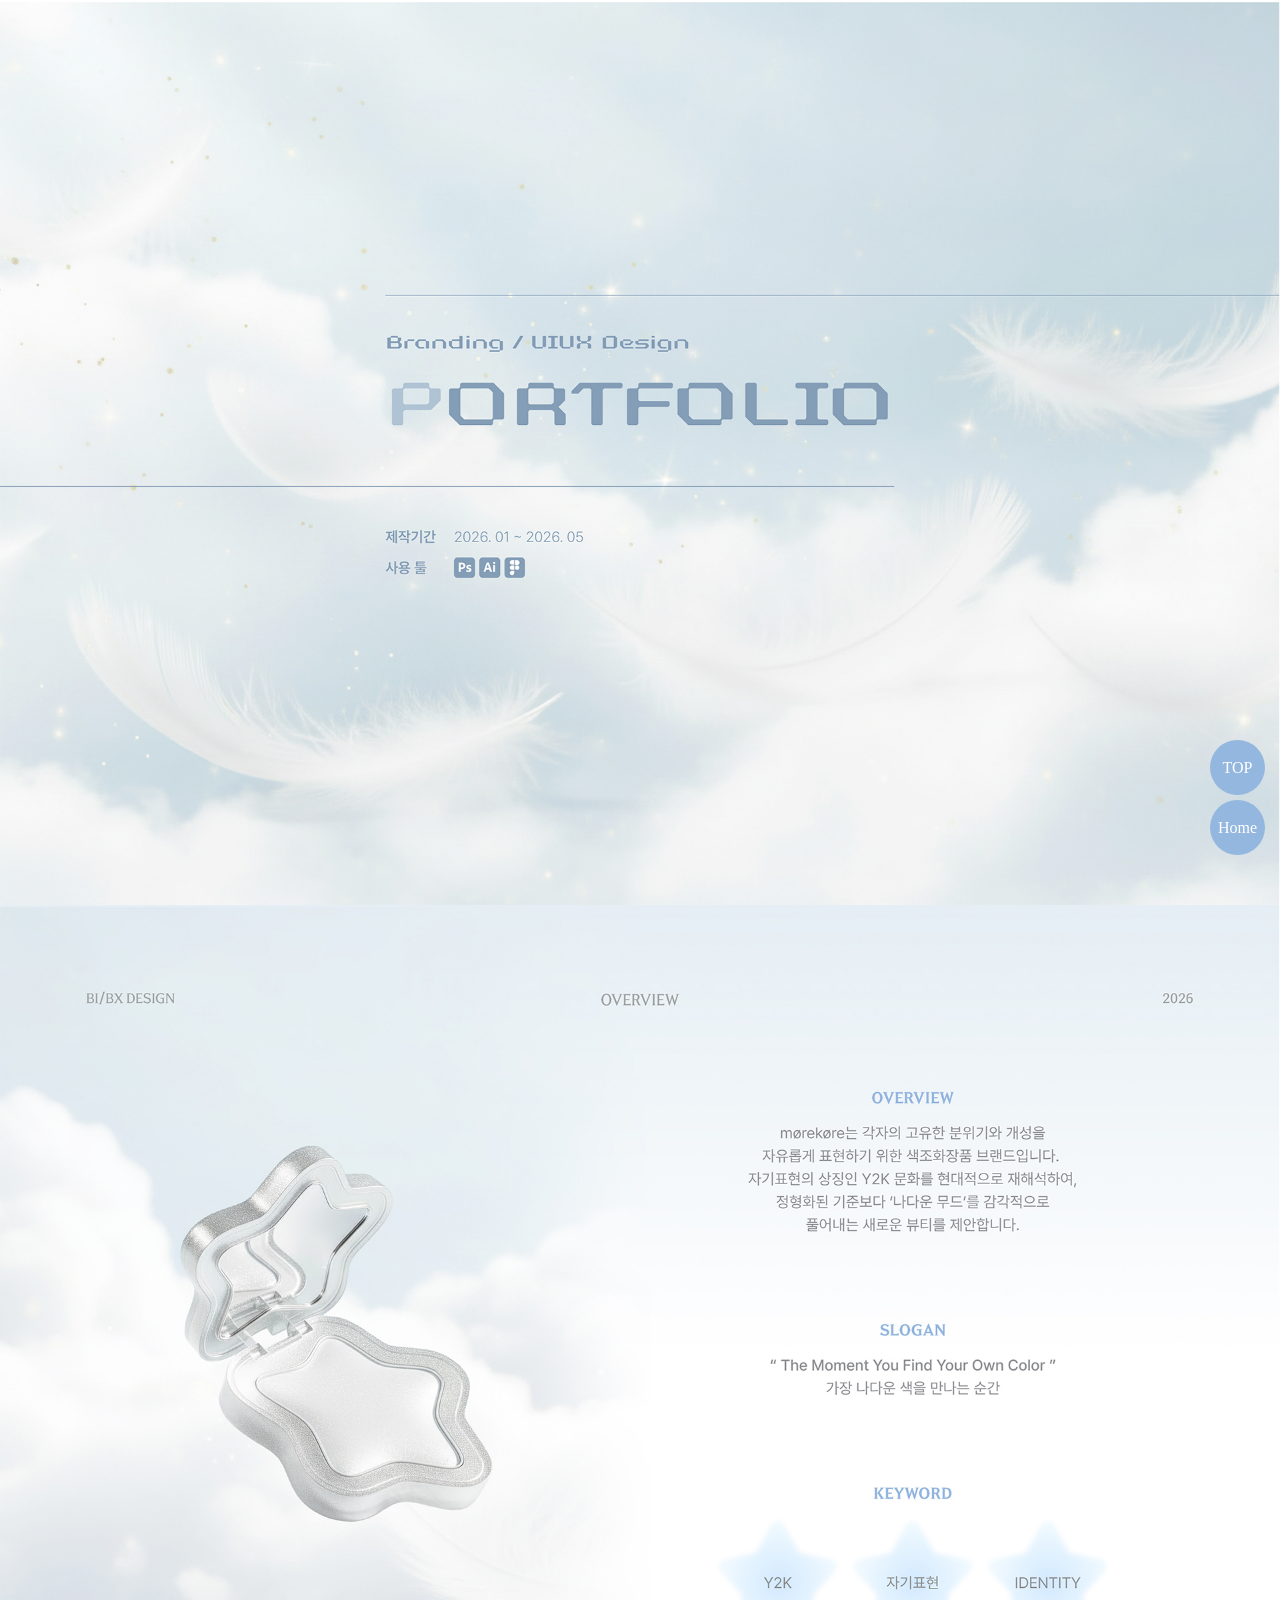
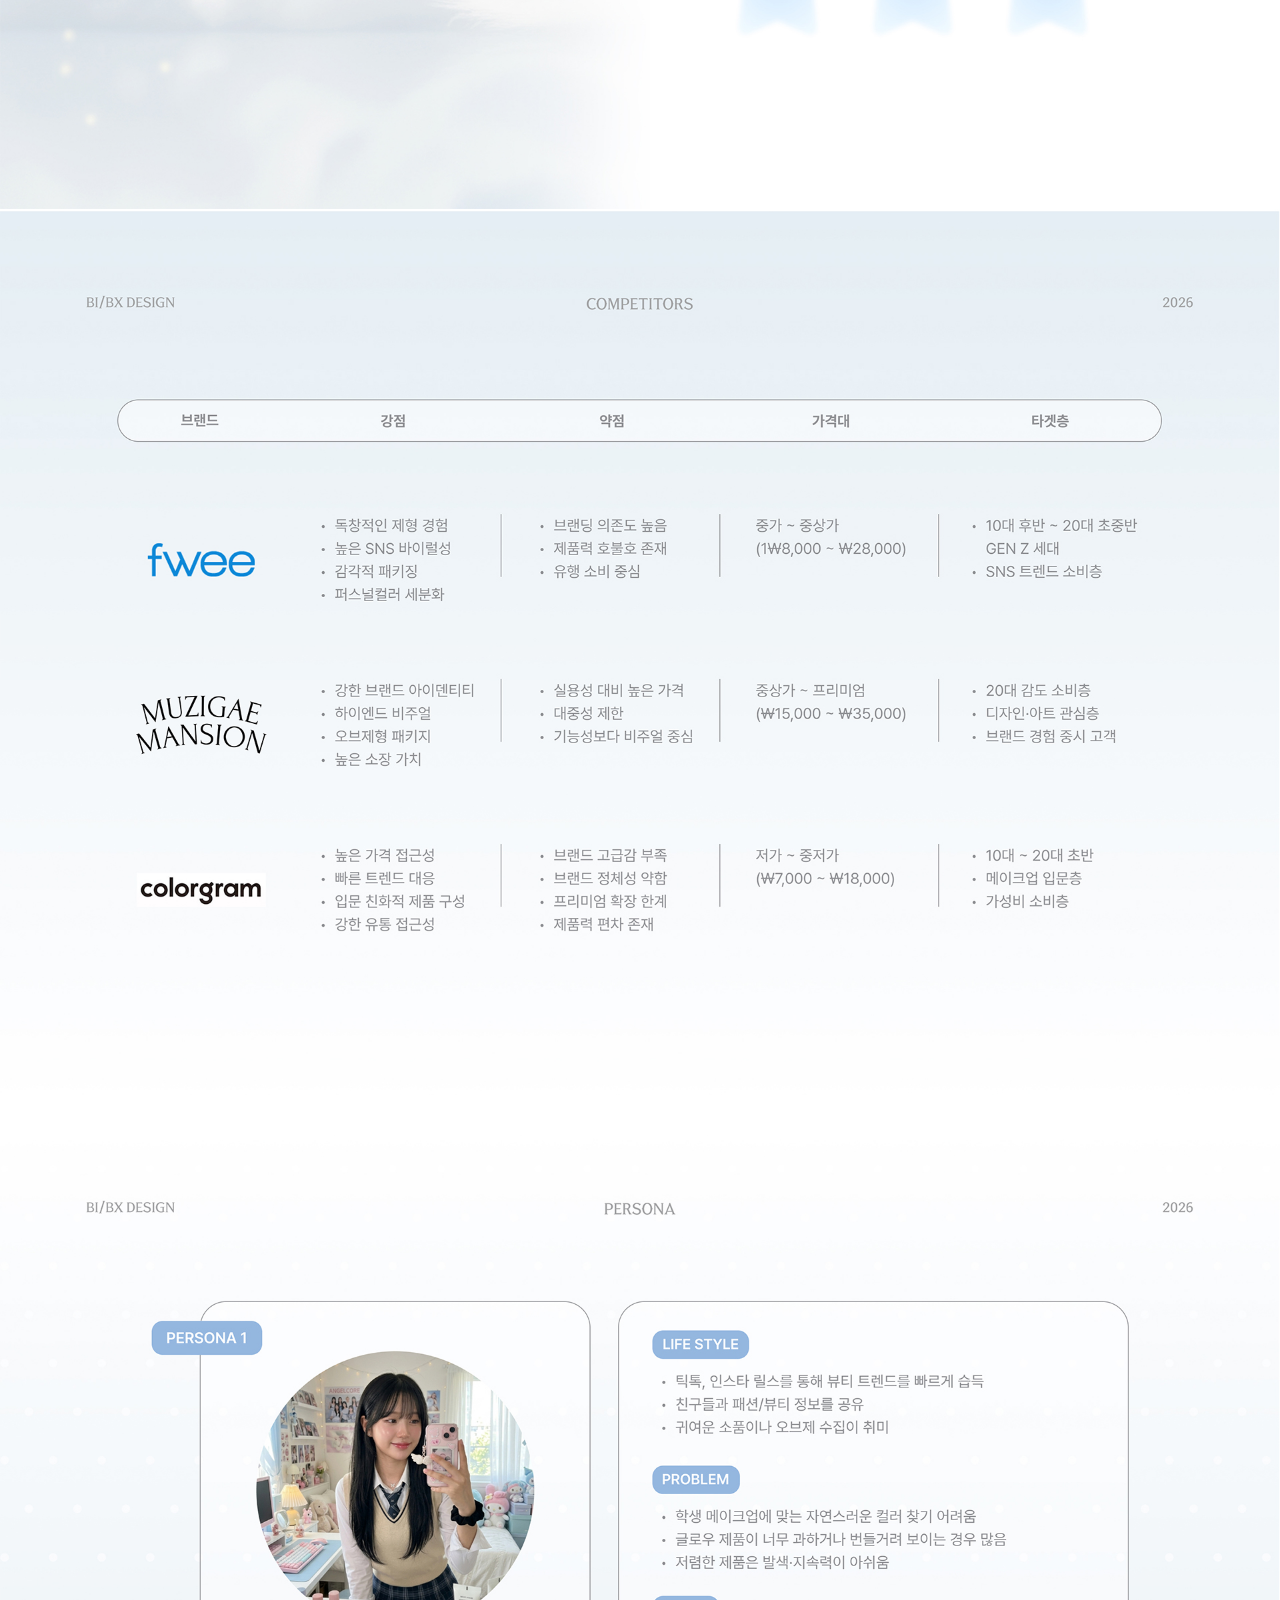
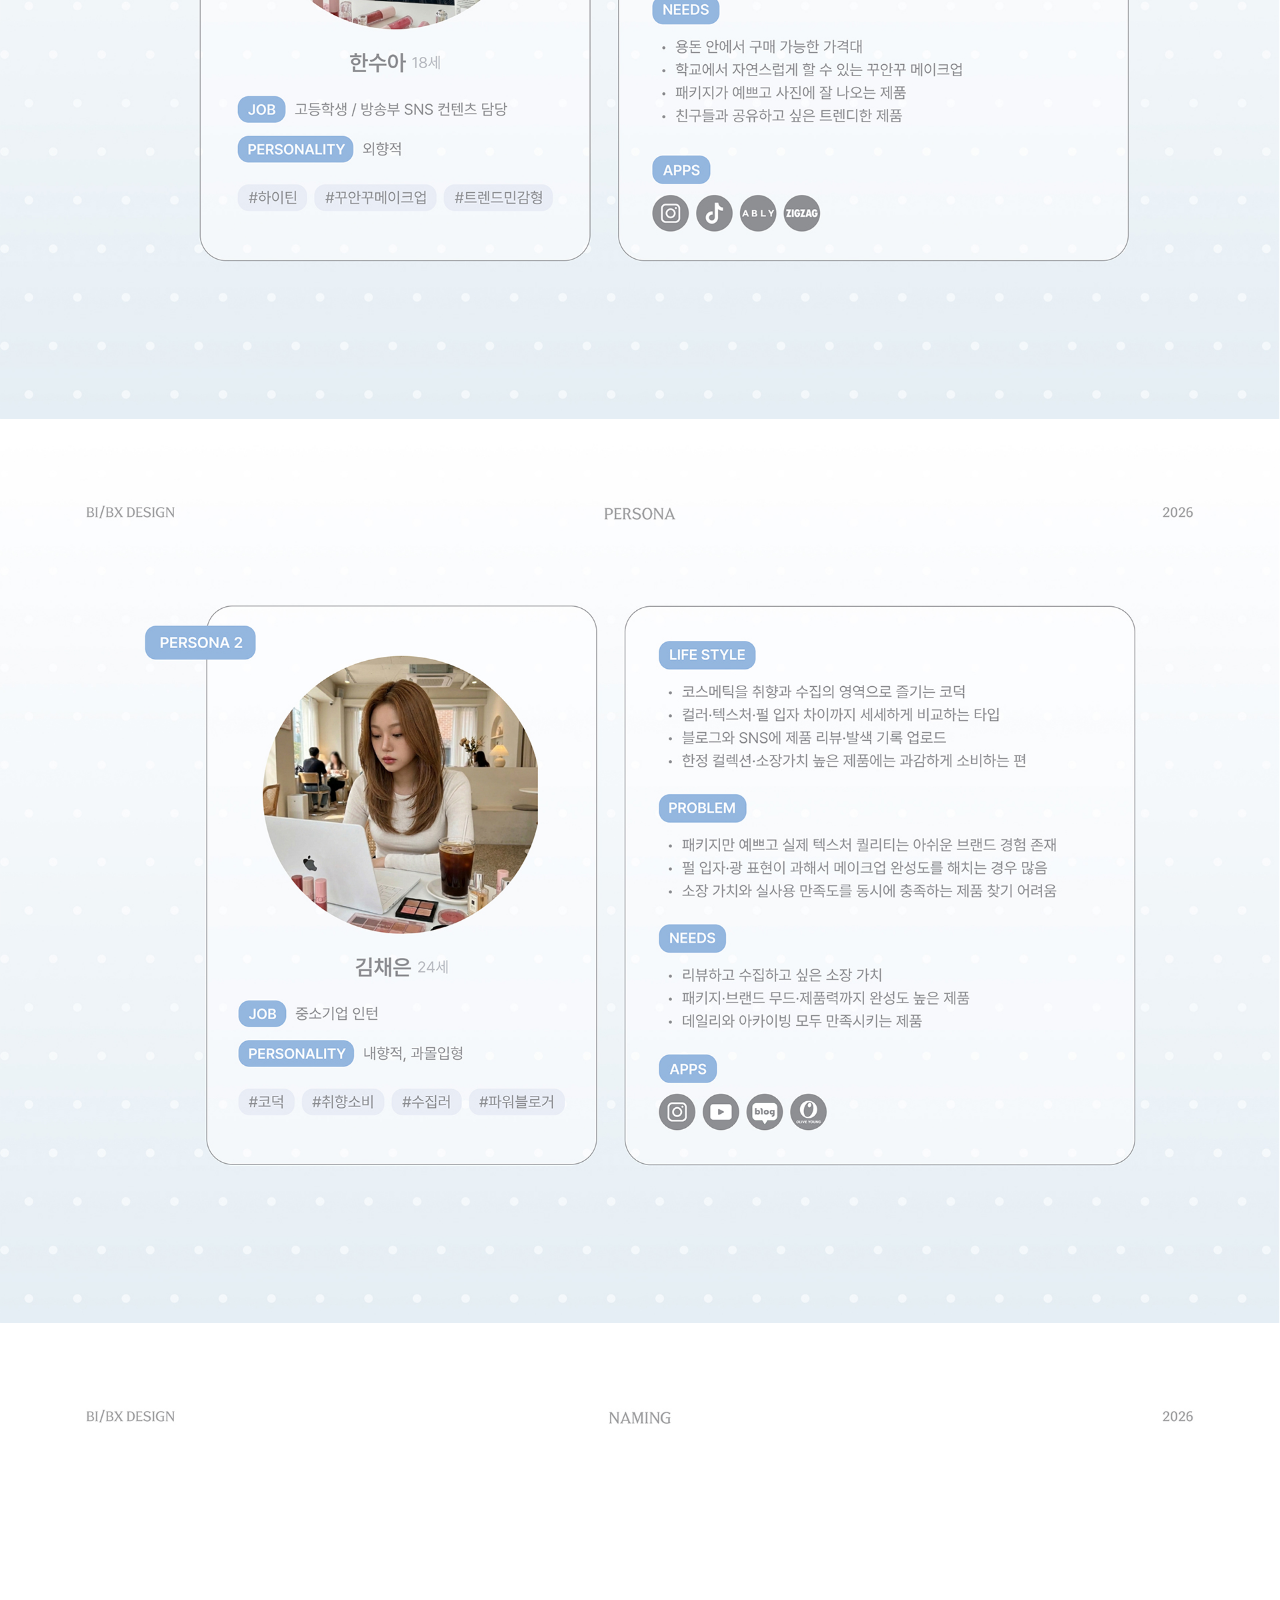
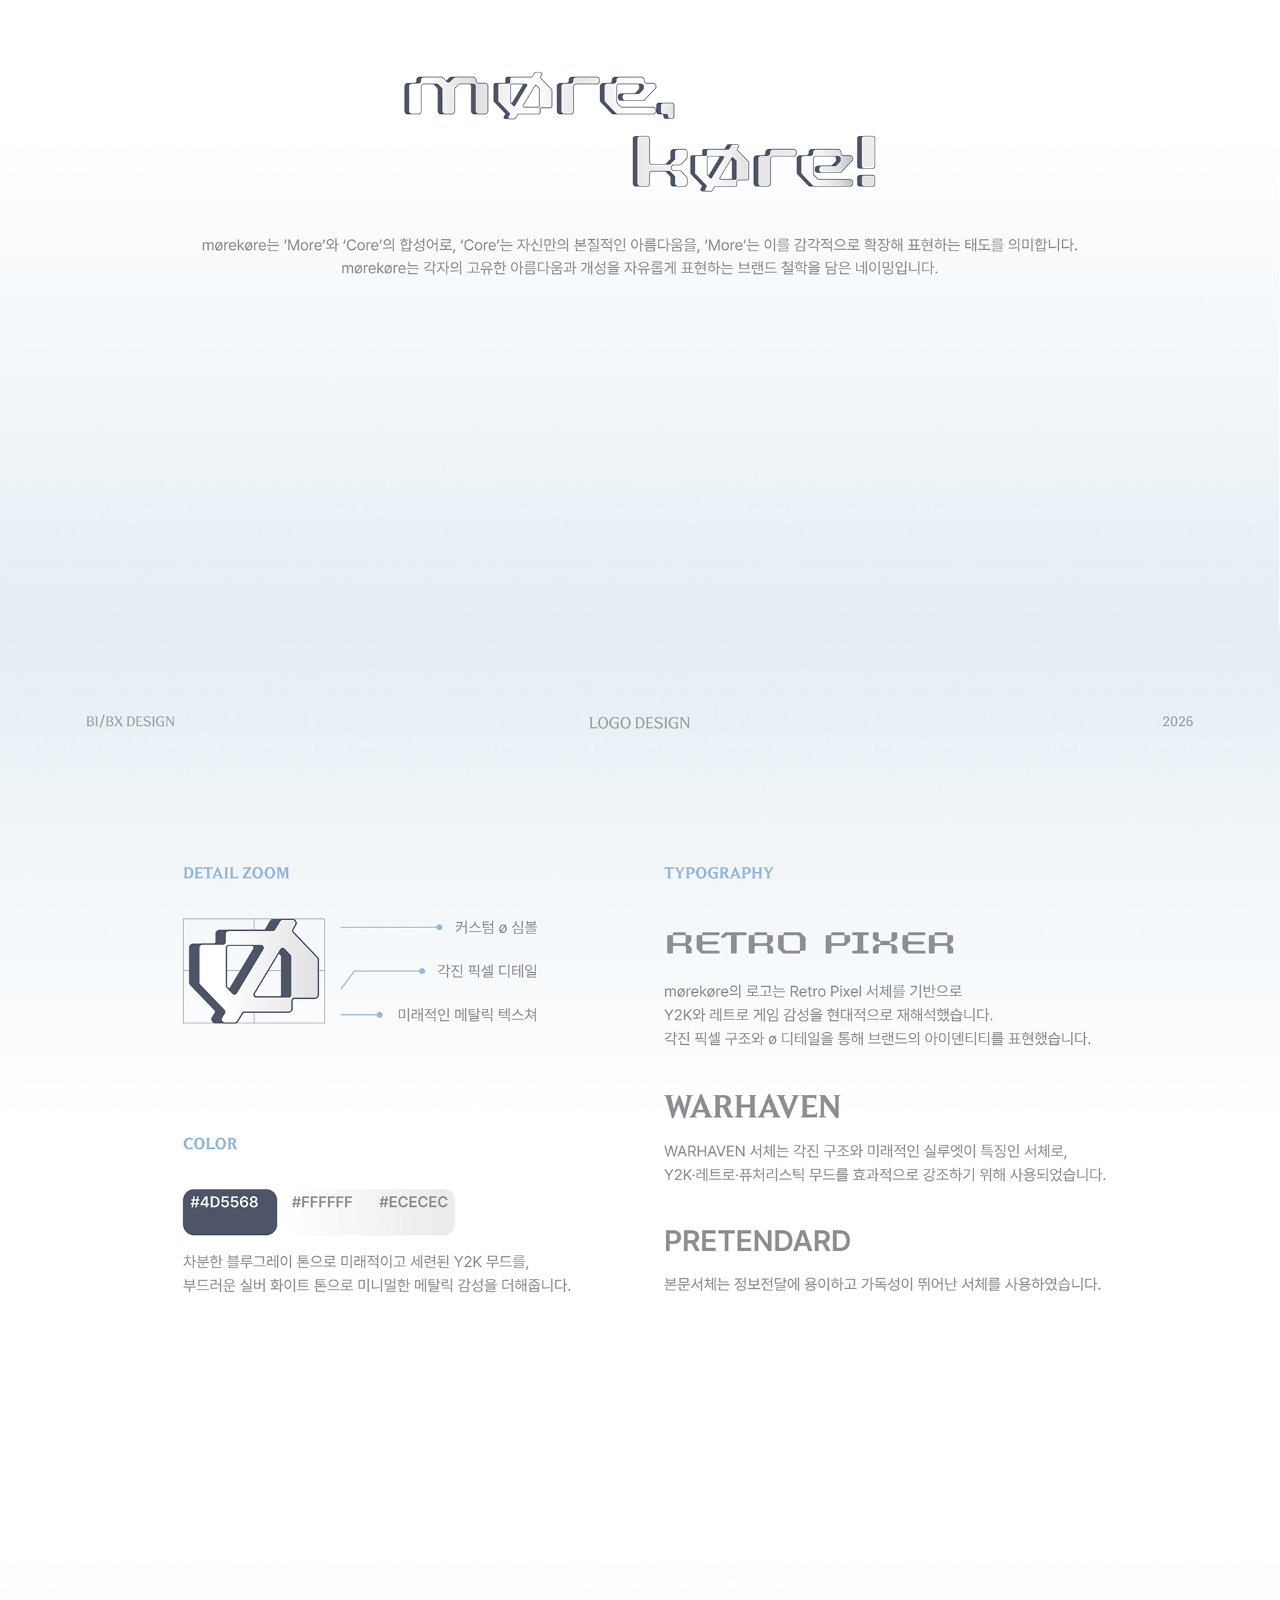
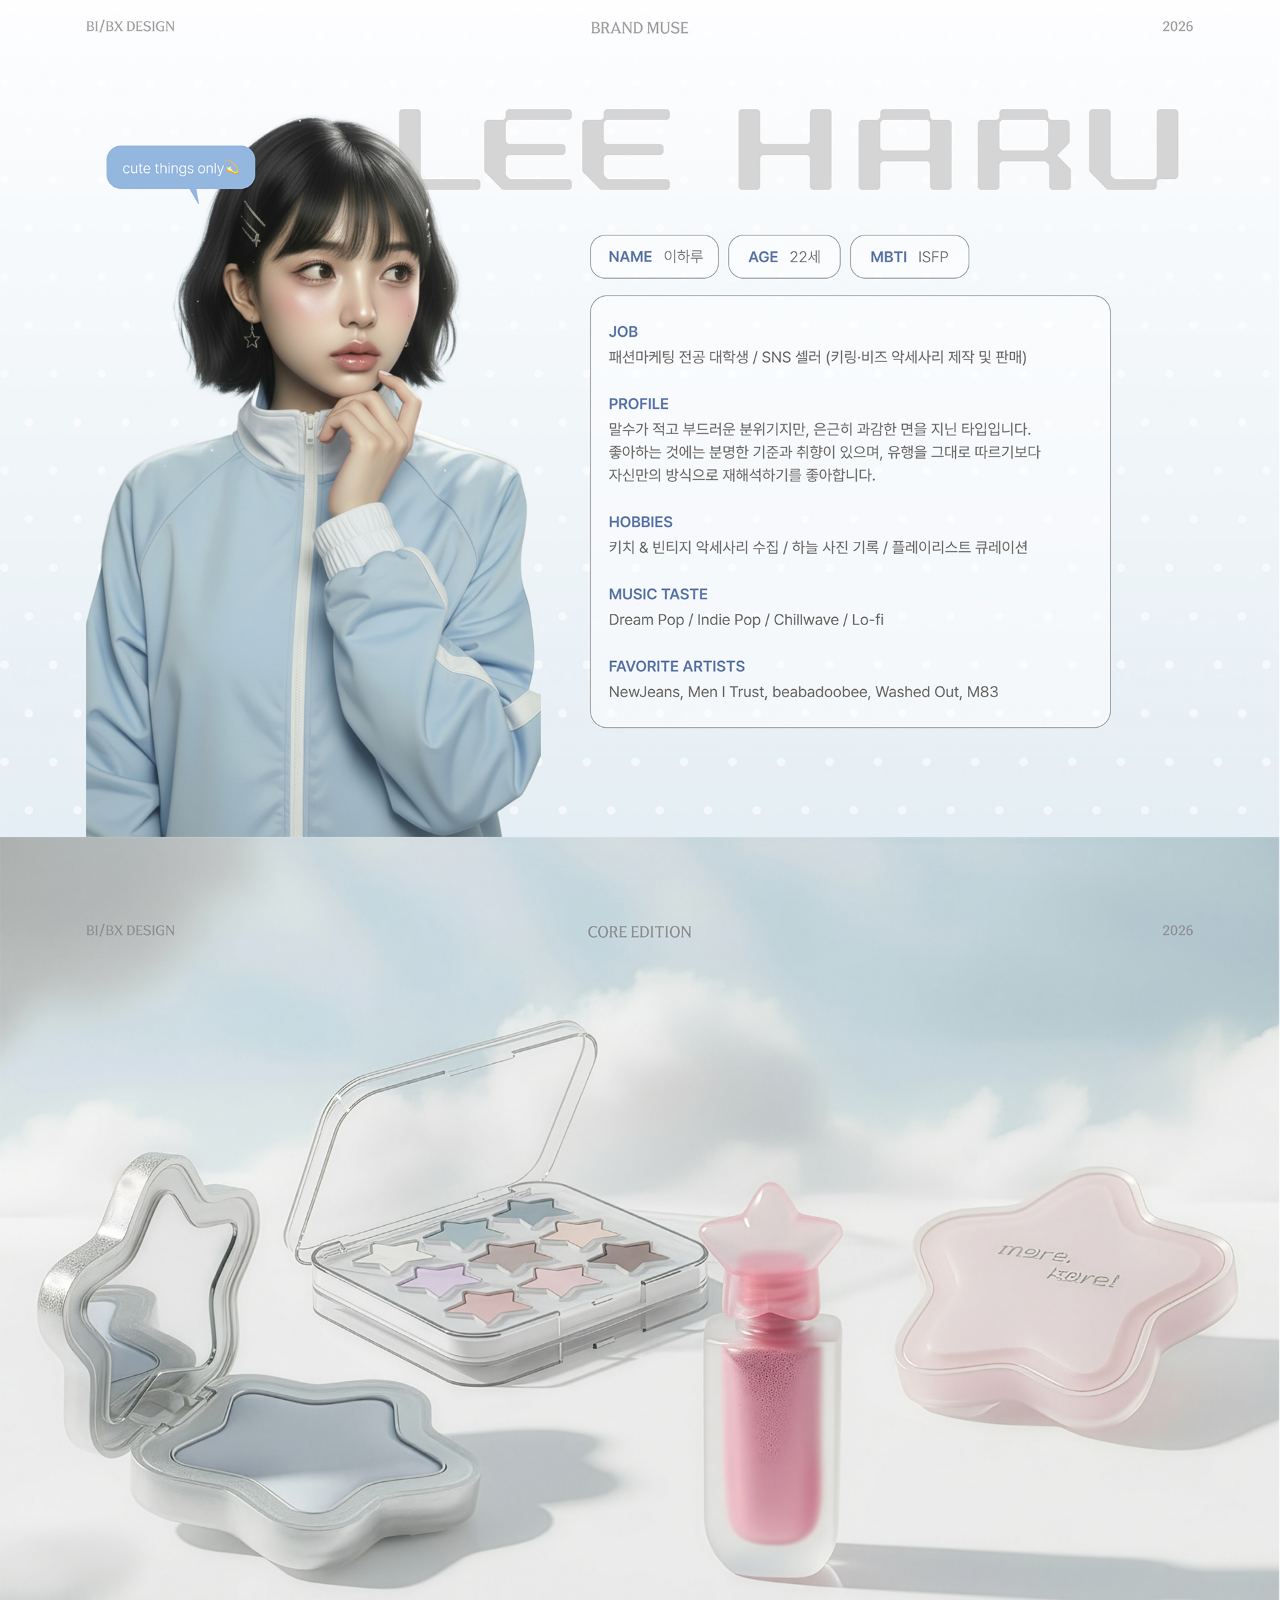
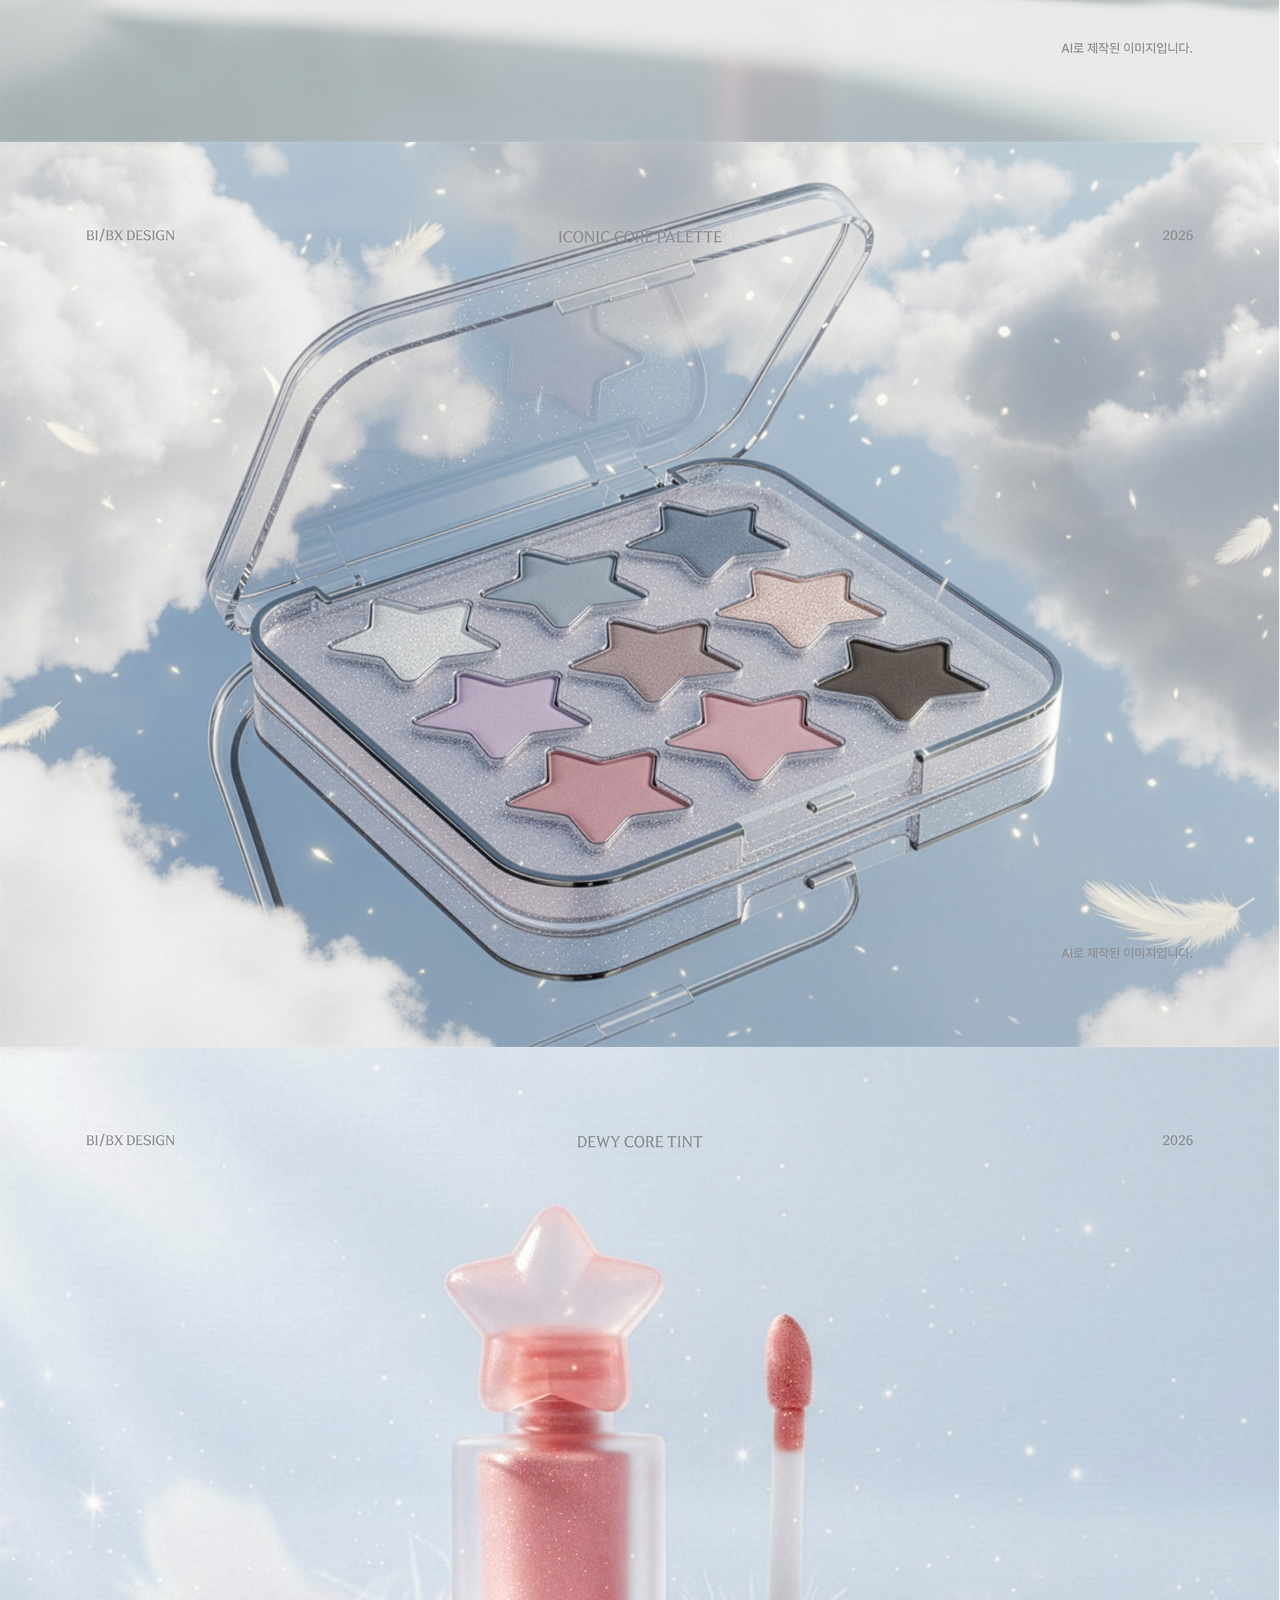
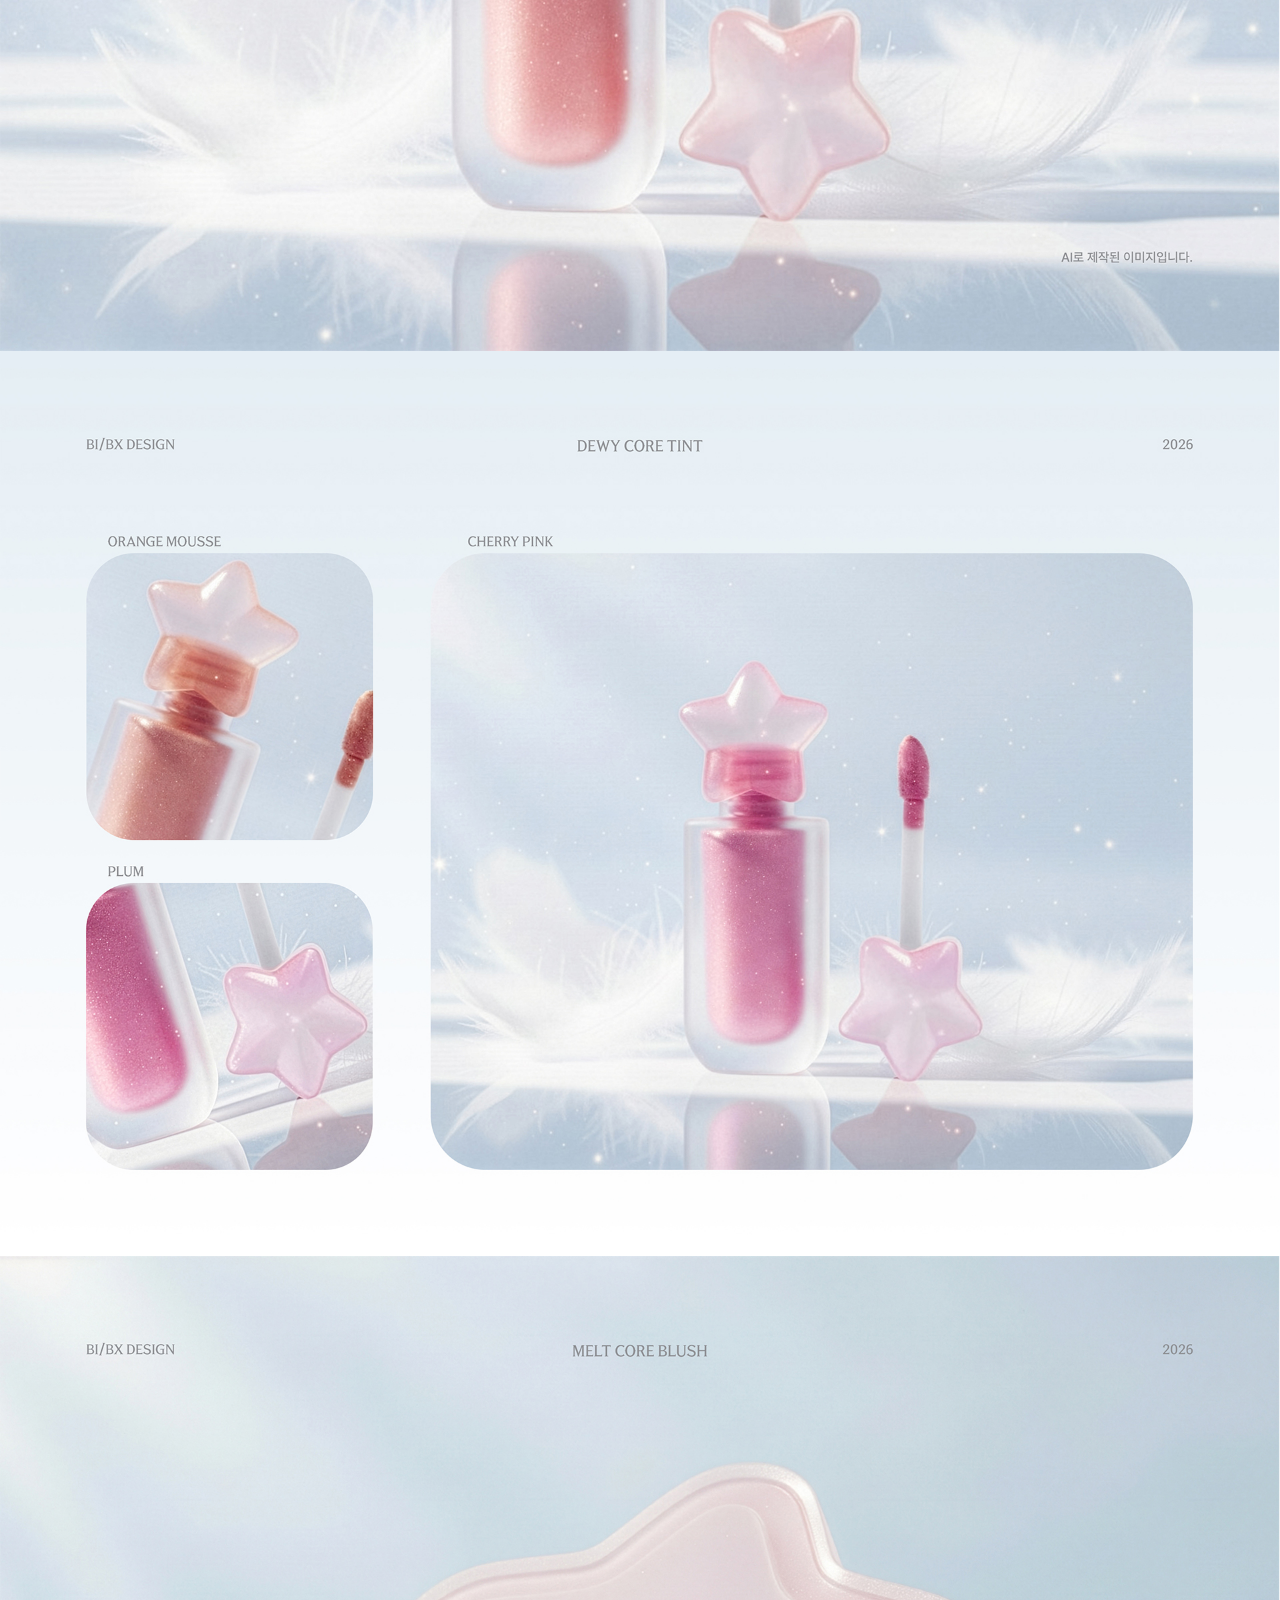
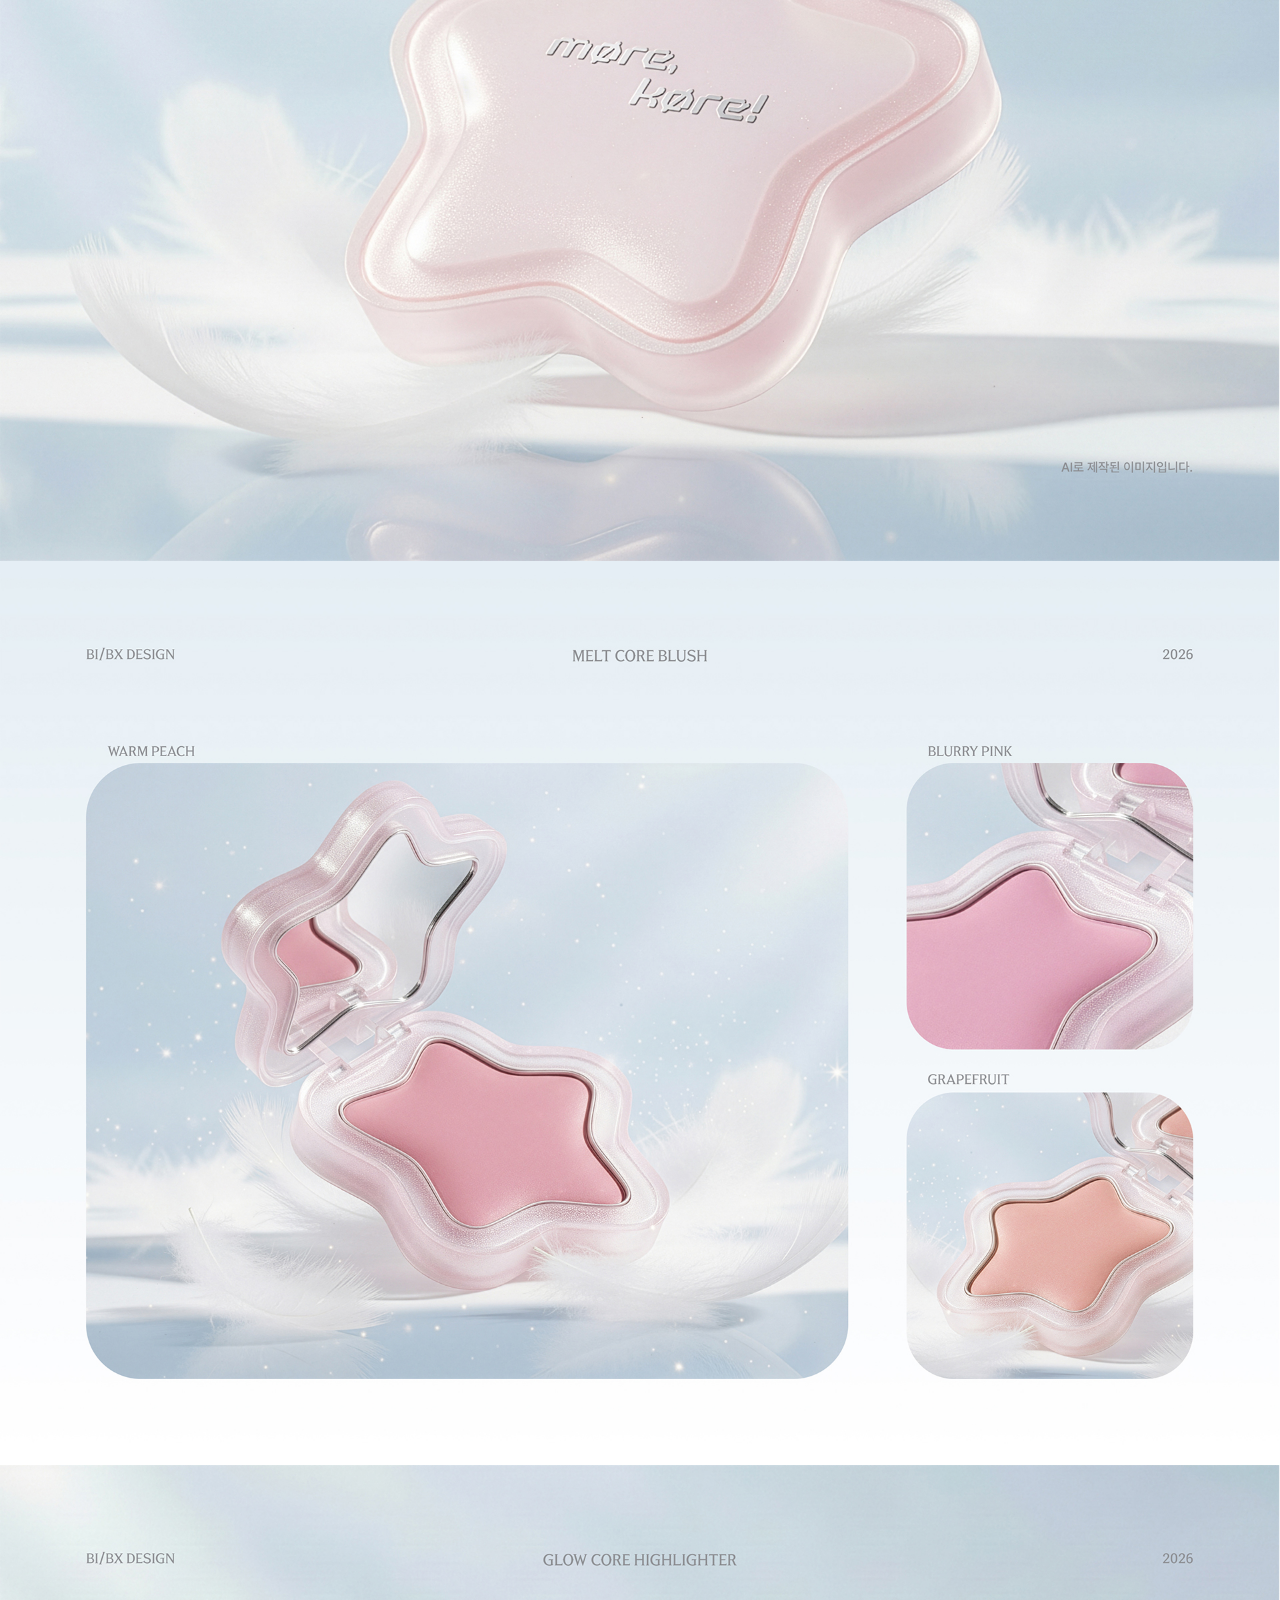
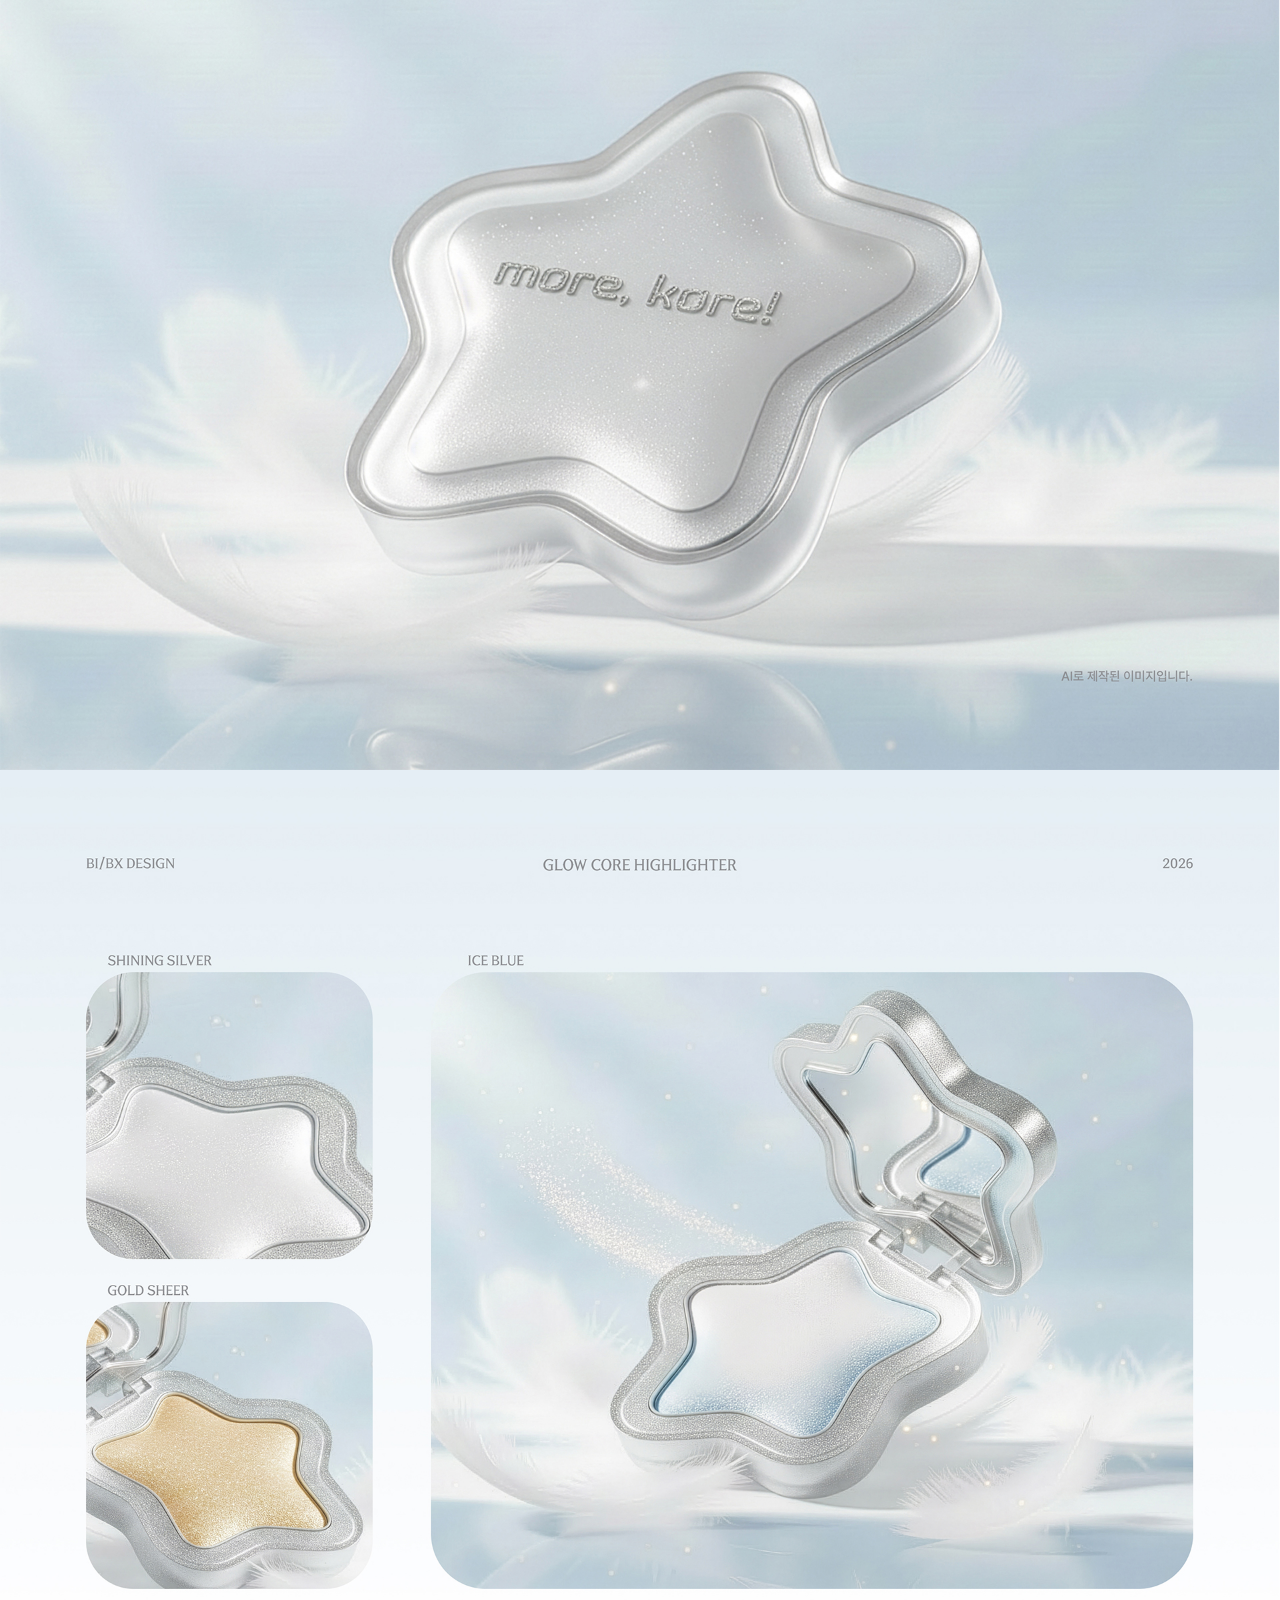
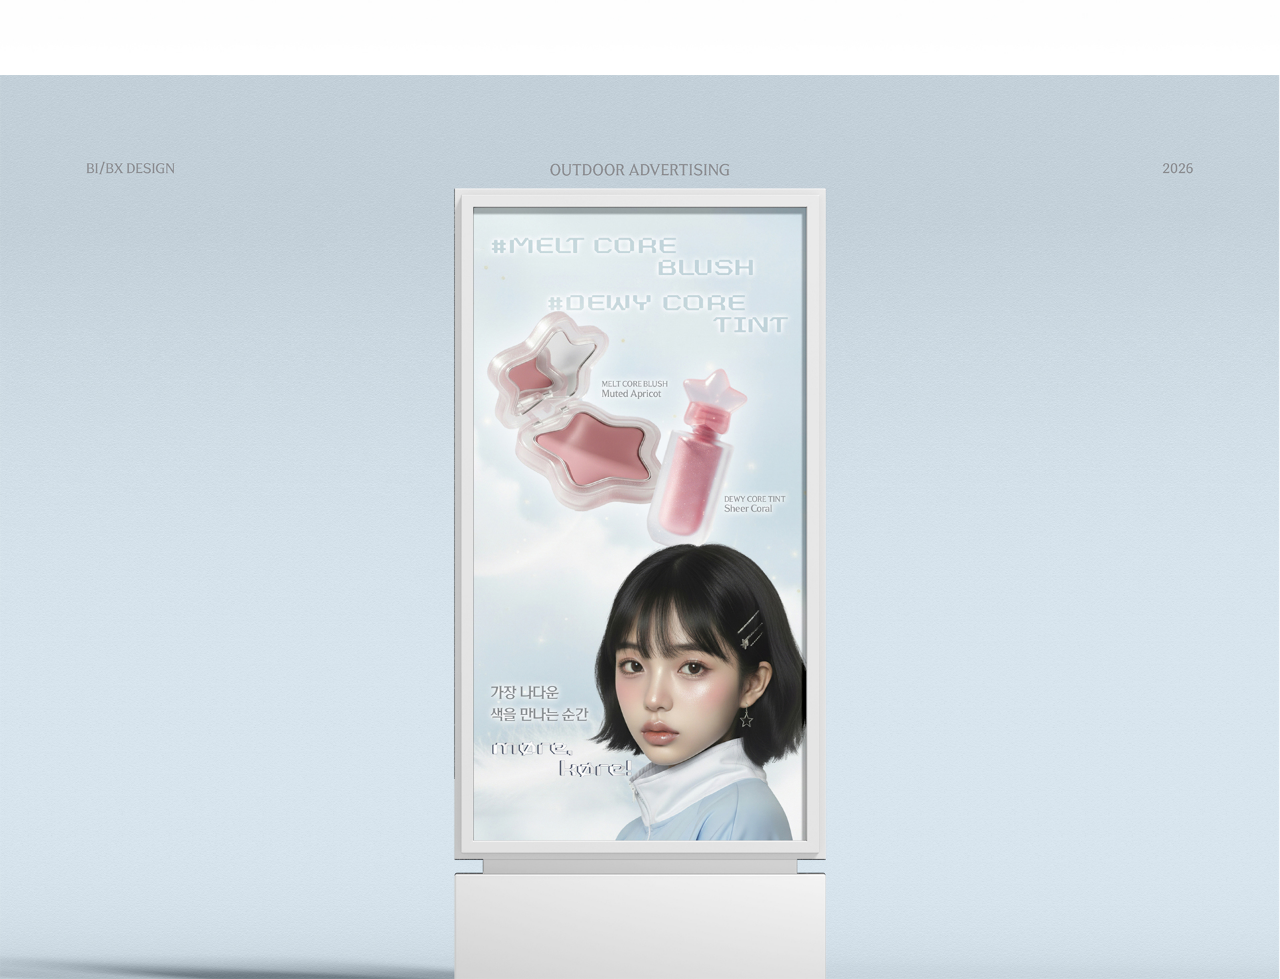
<file: BIBX.html>
<!doctype html>
<html>
	<head>
		<title>morekore_목업</title>
		<meta charset="utf-8">
		<meta name="viewport" content="width=device-width, initial-scale=1">
		<meta http-equiv="X-UA-Compatible" content="IE=edge">
		<style>
			*{margin:0; padding:0;}
			a{text-decoration:none;
				color:inherit;}
			img{
				display: block;
				
			}
			.fixed_box{position:fixed;
				bottom:40px;
				right:30px;
				width:40px;}
			#top img{
					width: 100%;
				}
			.home_btn, .top_btn{
				display: inline-block;
				width:55px;
				line-height: 55px;
				background-color: #94B7E0;
				text-align: center;
				border-radius:50%;
				margin-bottom:5px;
				color:#fff;
				transition: all 0.5s;
			}
			.fixed_box a:hover{
				background-color: #94B7E0;;
			}
		</style>
	</head>
	<body>
		<div id="top">
			<img src="./images/guide/guide01.jpg" alt="bibx이미지">
			<img src="./images/guide/guide02.jpg" alt="bibx이미지">
			<img src="./images/guide/guide03.jpg" alt="bibx이미지">
			<img src="./images/guide/guide04.jpg" alt="bibx이미지">
			<img src="./images/guide/guide05.jpg" alt="bibx이미지">
			<img src="./images/guide/guide06.jpg" alt="bibx이미지">
			<img src="./images/guide/guide07.jpg" alt="bibx이미지">
			<img src="./images/guide/guide08.jpg" alt="bibx이미지">
			<img src="./images/guide/guide09.jpg" alt="bibx이미지">
			<img src="./images/guide/guide10.jpg" alt="bibx이미지">
			<img src="./images/guide/guide11.jpg" alt="bibx이미지">
			<img src="./images/guide/guide12.jpg" alt="bibx이미지">
			<img src="./images/guide/guide13.jpg" alt="bibx이미지">
			<img src="./images/guide/guide14.jpg" alt="bibx이미지">
			<img src="./images/guide/guide15.jpg" alt="bibx이미지">
			<img src="./images/guide/guide16.jpg" alt="bibx이미지">
			<img src="./images/guide/guide17.jpg" alt="bibx이미지">
		</div>
		<div class="fixed_box">
			<a href="#top" class="top_btn"><!--href부분은 이미지를 감싼 div에 있는 id이름과 동일하게 설정.-->
				TOP
			</a>
			<a href="/index.html" target="_blank" class="home_btn">
				Home
			</a>
		</div>


		<!--이동시 부드럽게 이동시키기 위해 추가한 구문 시작. script쪽 전부 삭제가능.-->
		<script src="https://code.jquery.com/jquery-1.12.4.min.js" integrity="sha256-ZosEbRLbNQzLpnKIkEdrPv7lOy9C27hHQ+Xp8a4MxAQ=" crossorigin="anonymous"></script>
		<script>
			$(function() {
				$('a[href*="#"]:not([href="#"])').click(function() {
				if (location.pathname.replace(/^\//,'') == this.pathname.replace(/^\//,'') && location.hostname == this.hostname) {
				var target = $(this.hash);
				target = target.length ? target : $('[name=' + this.hash.slice(1) +']');
				if (target.length) {
				$('html, body').animate({
				scrollTop: target.offset().top
				}, 500);//움직이는 시간 조정
				return false;
				}
				}
				});
				});
		</script>
		<!--이동시 부드럽게 이동시키기 위해 추가한 구문 끝. 삭제가능.-->
	</body>
</html>
</file>
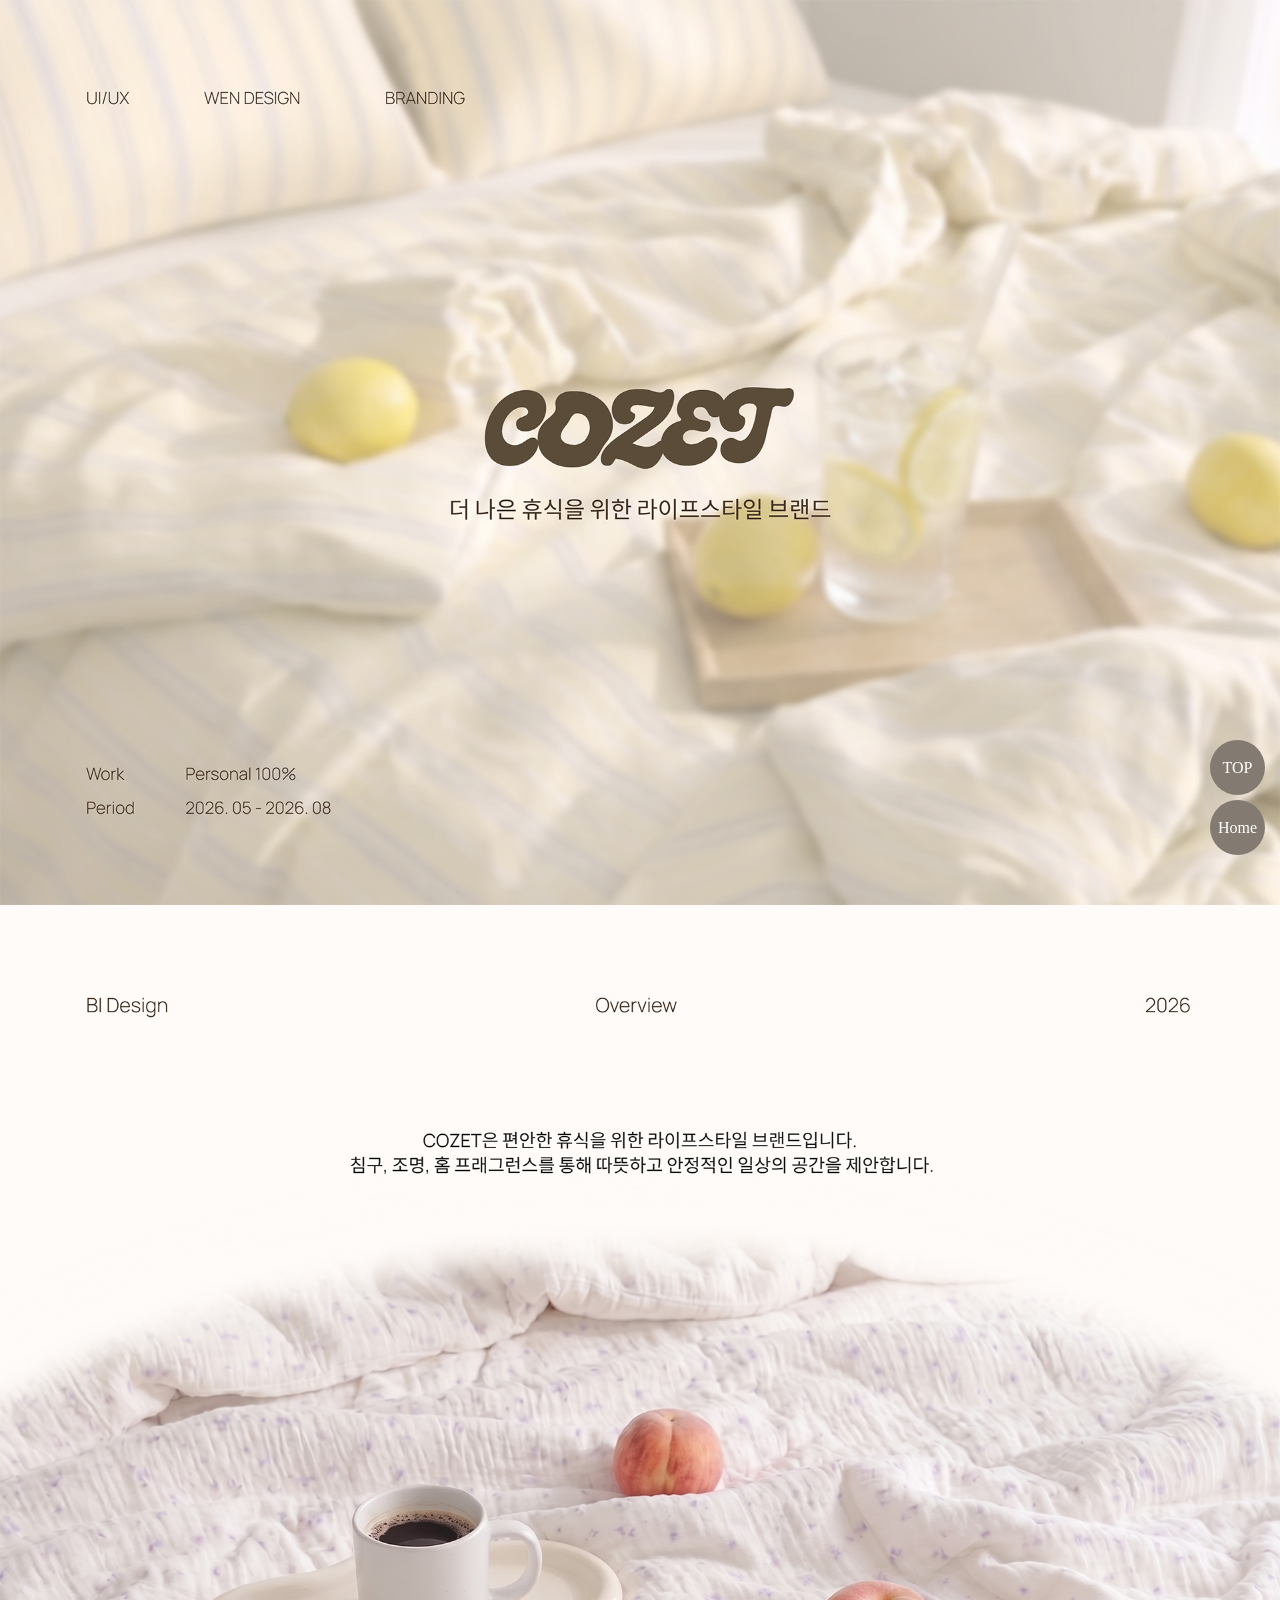
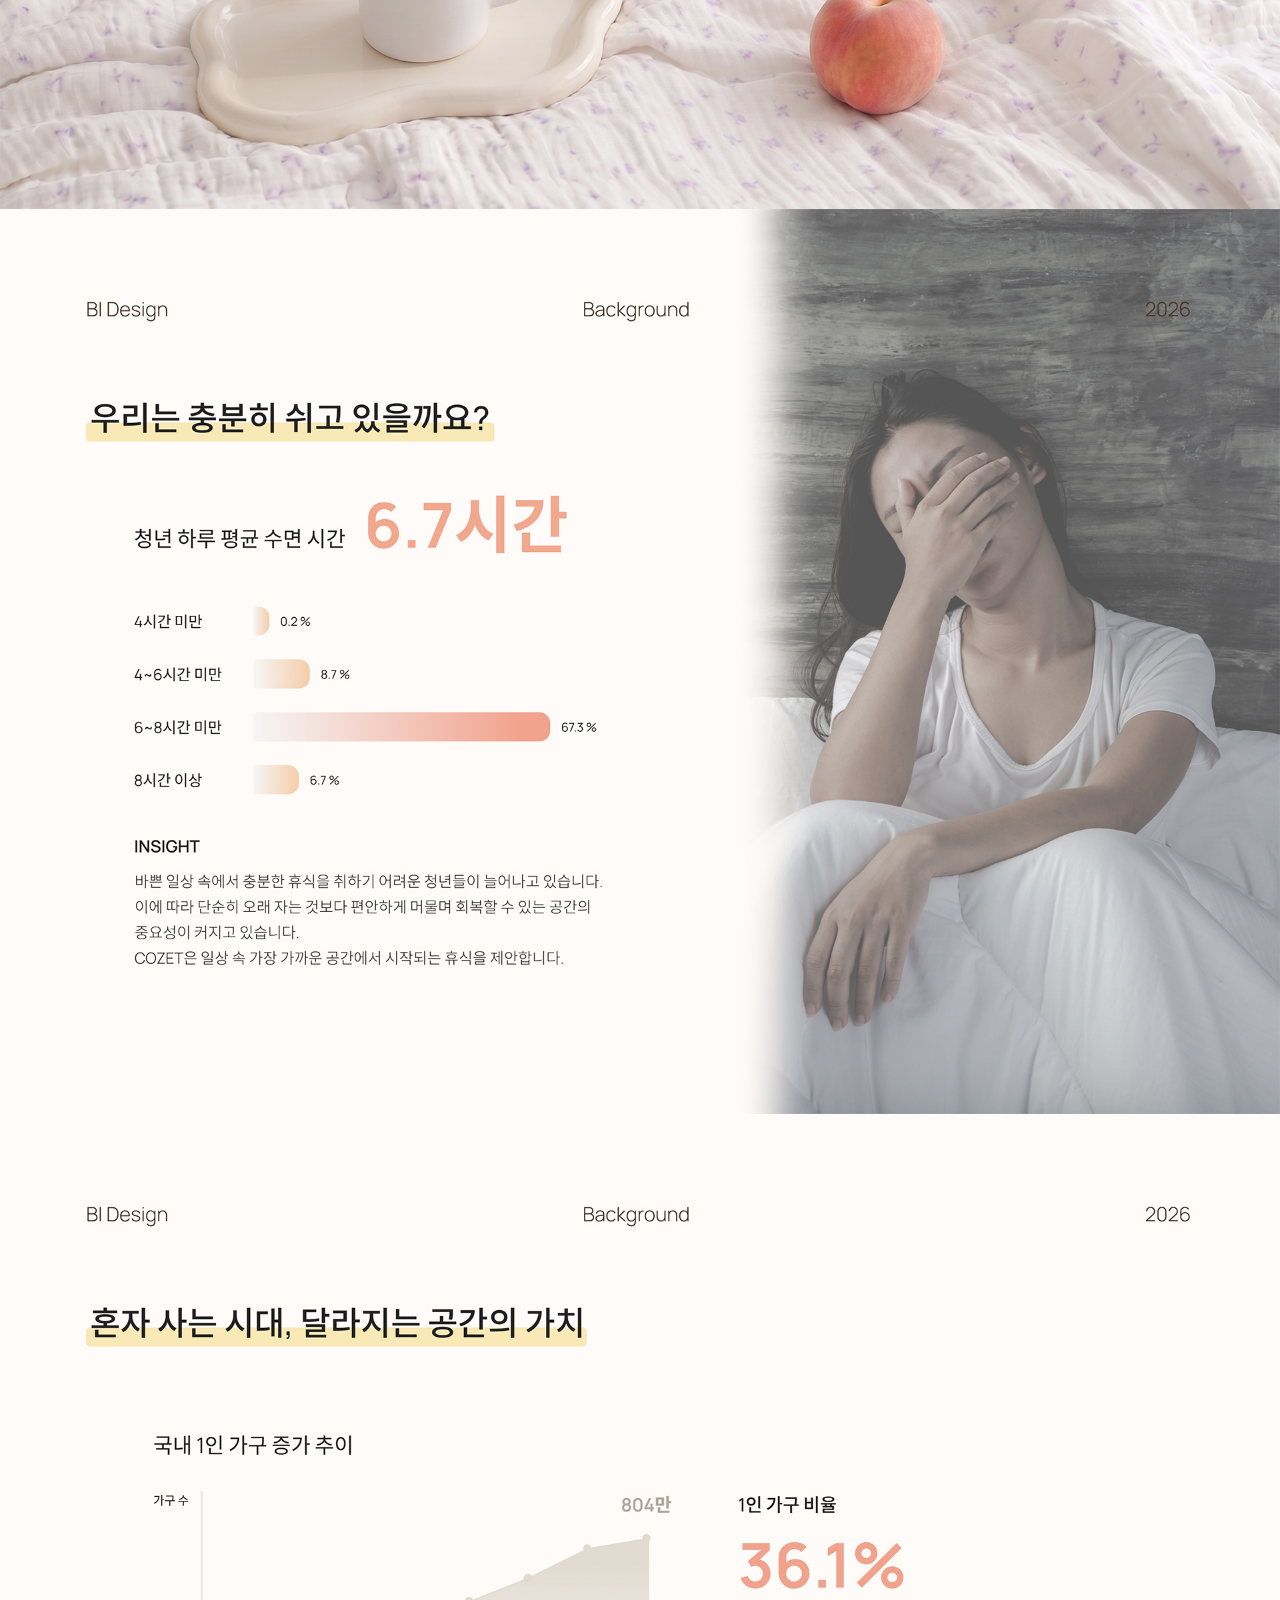
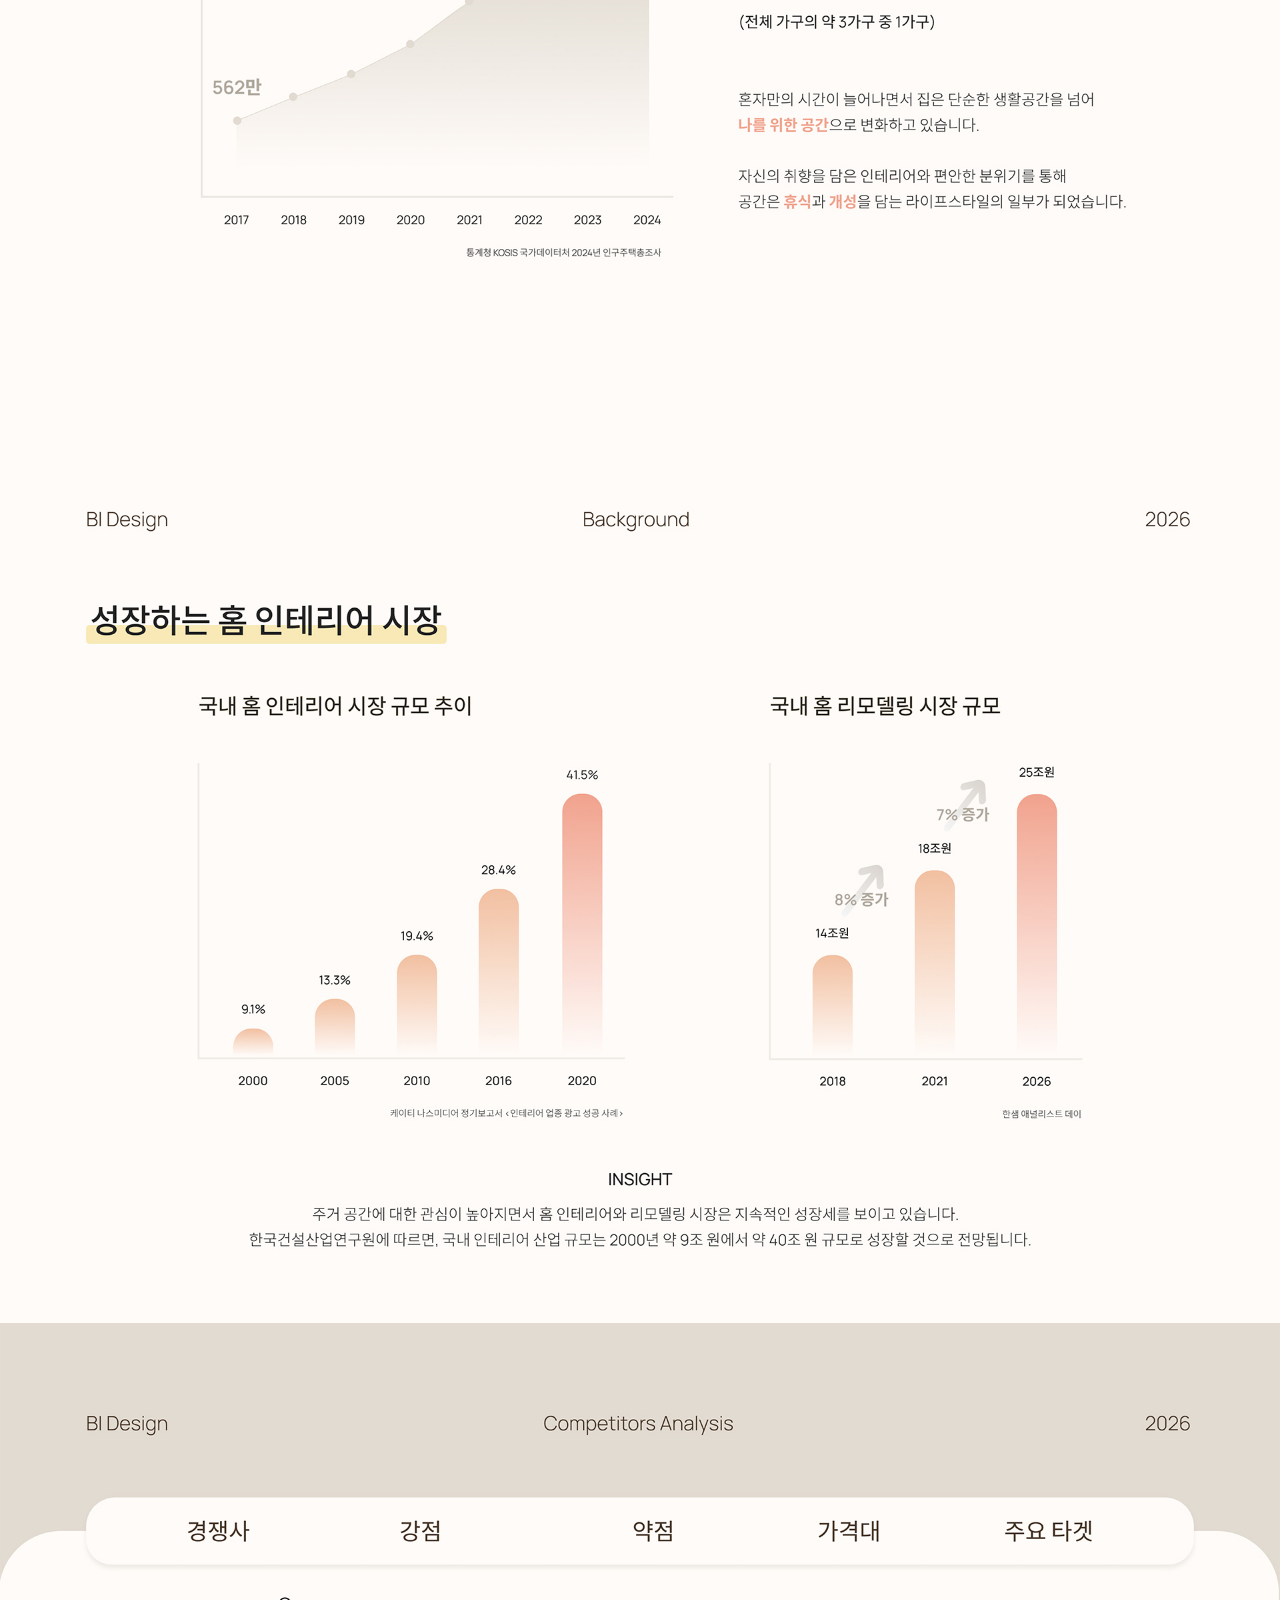
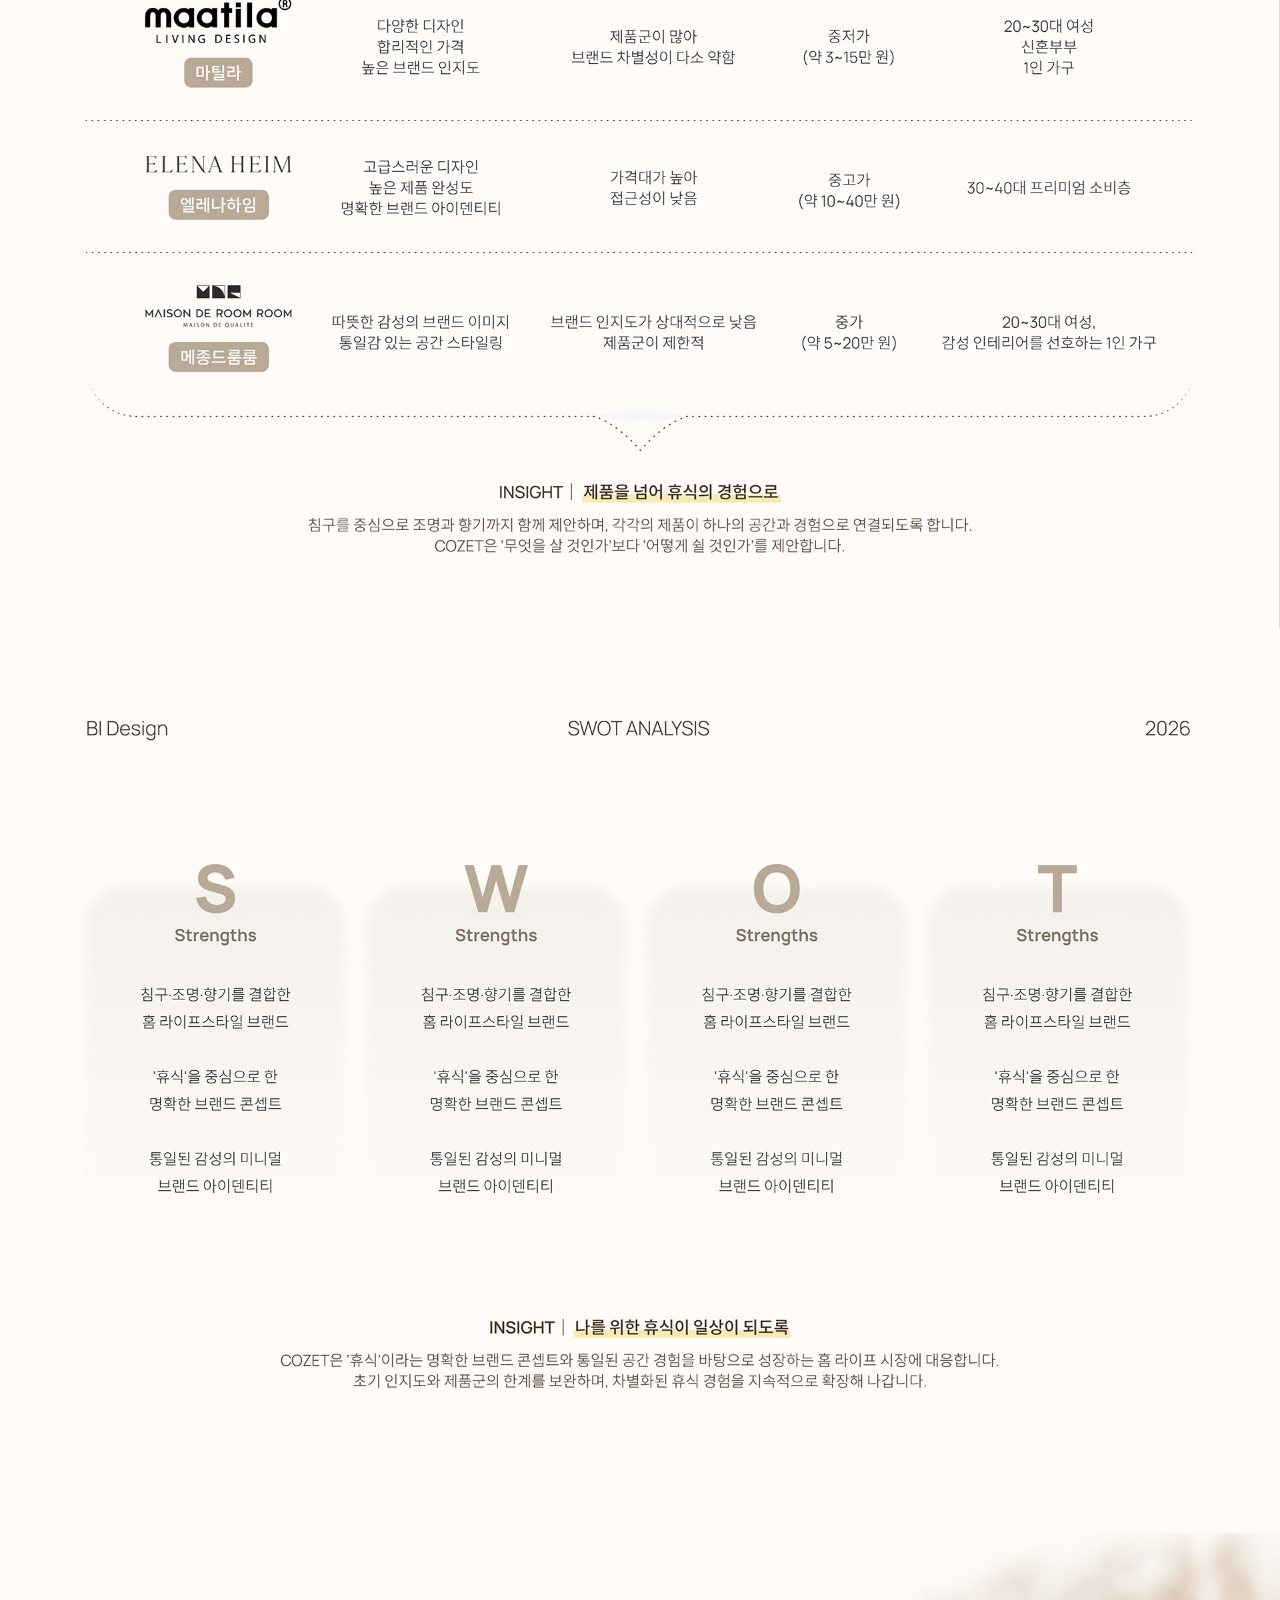
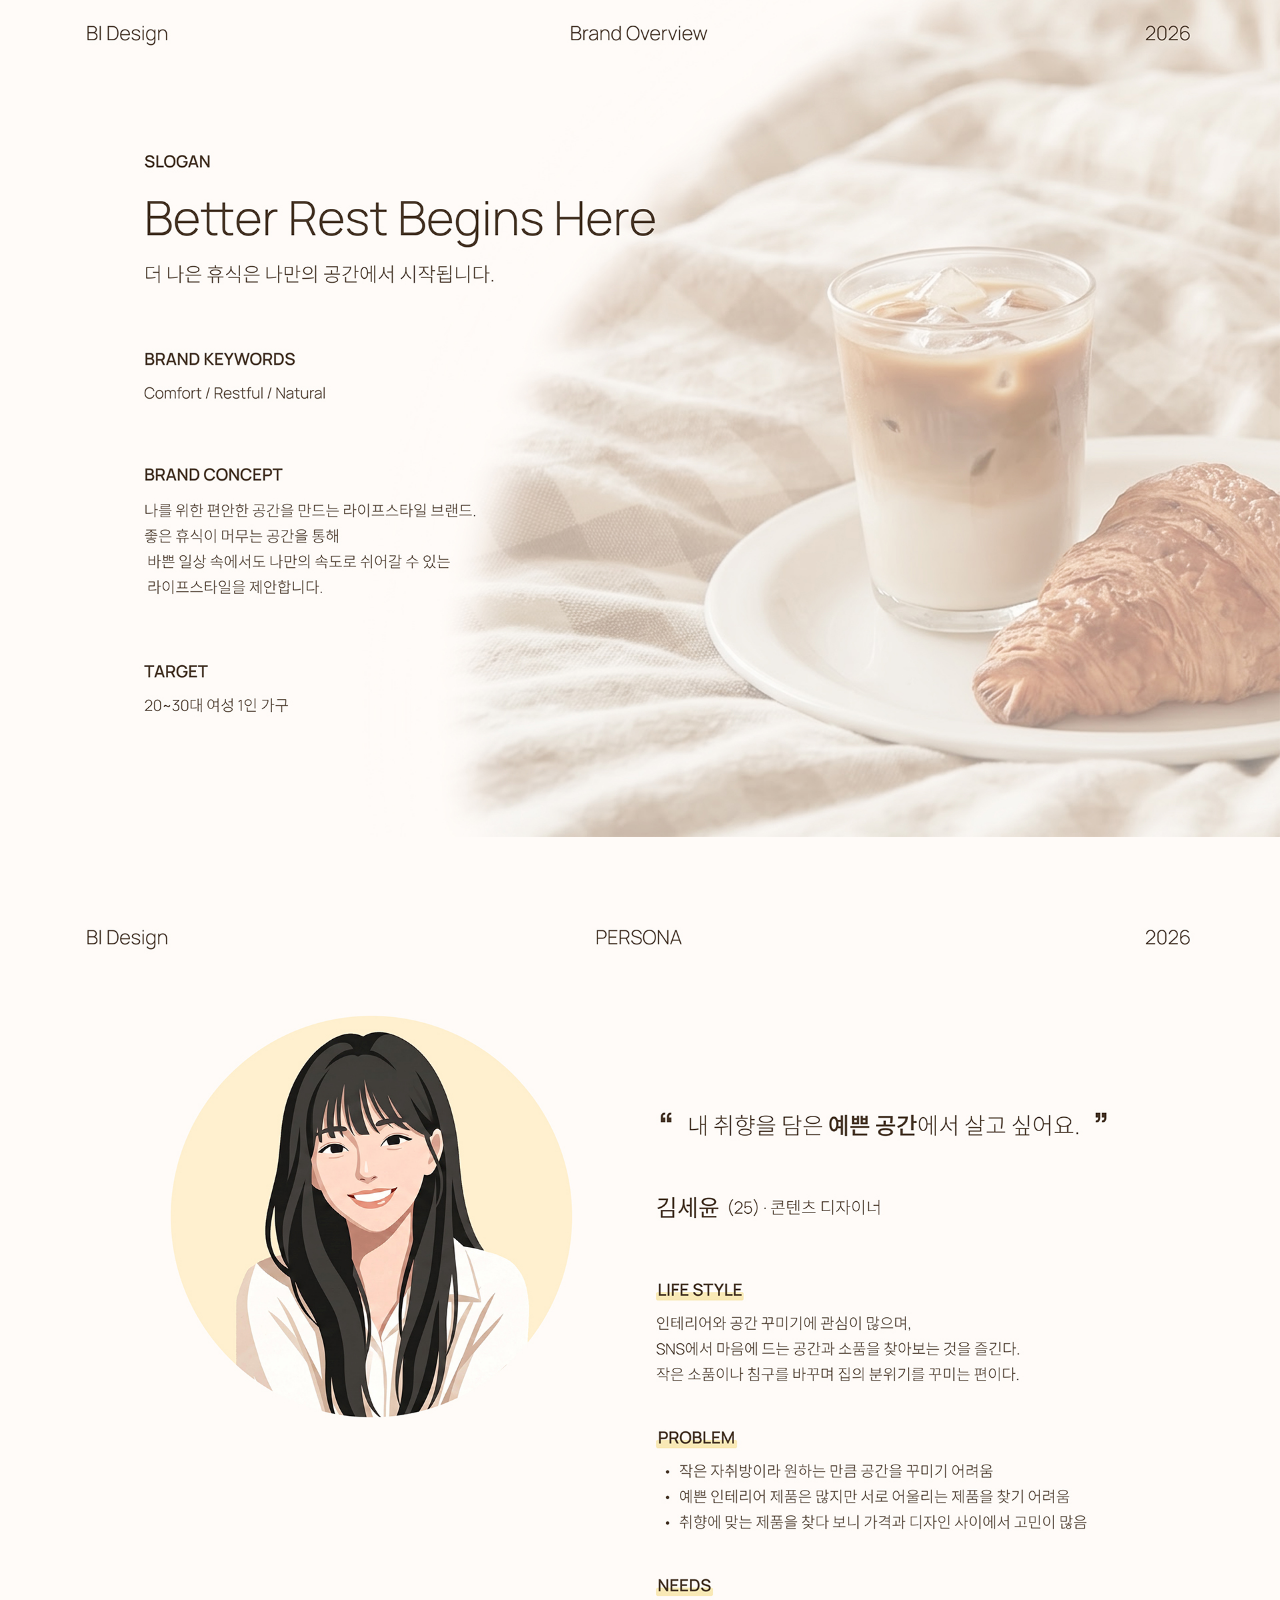
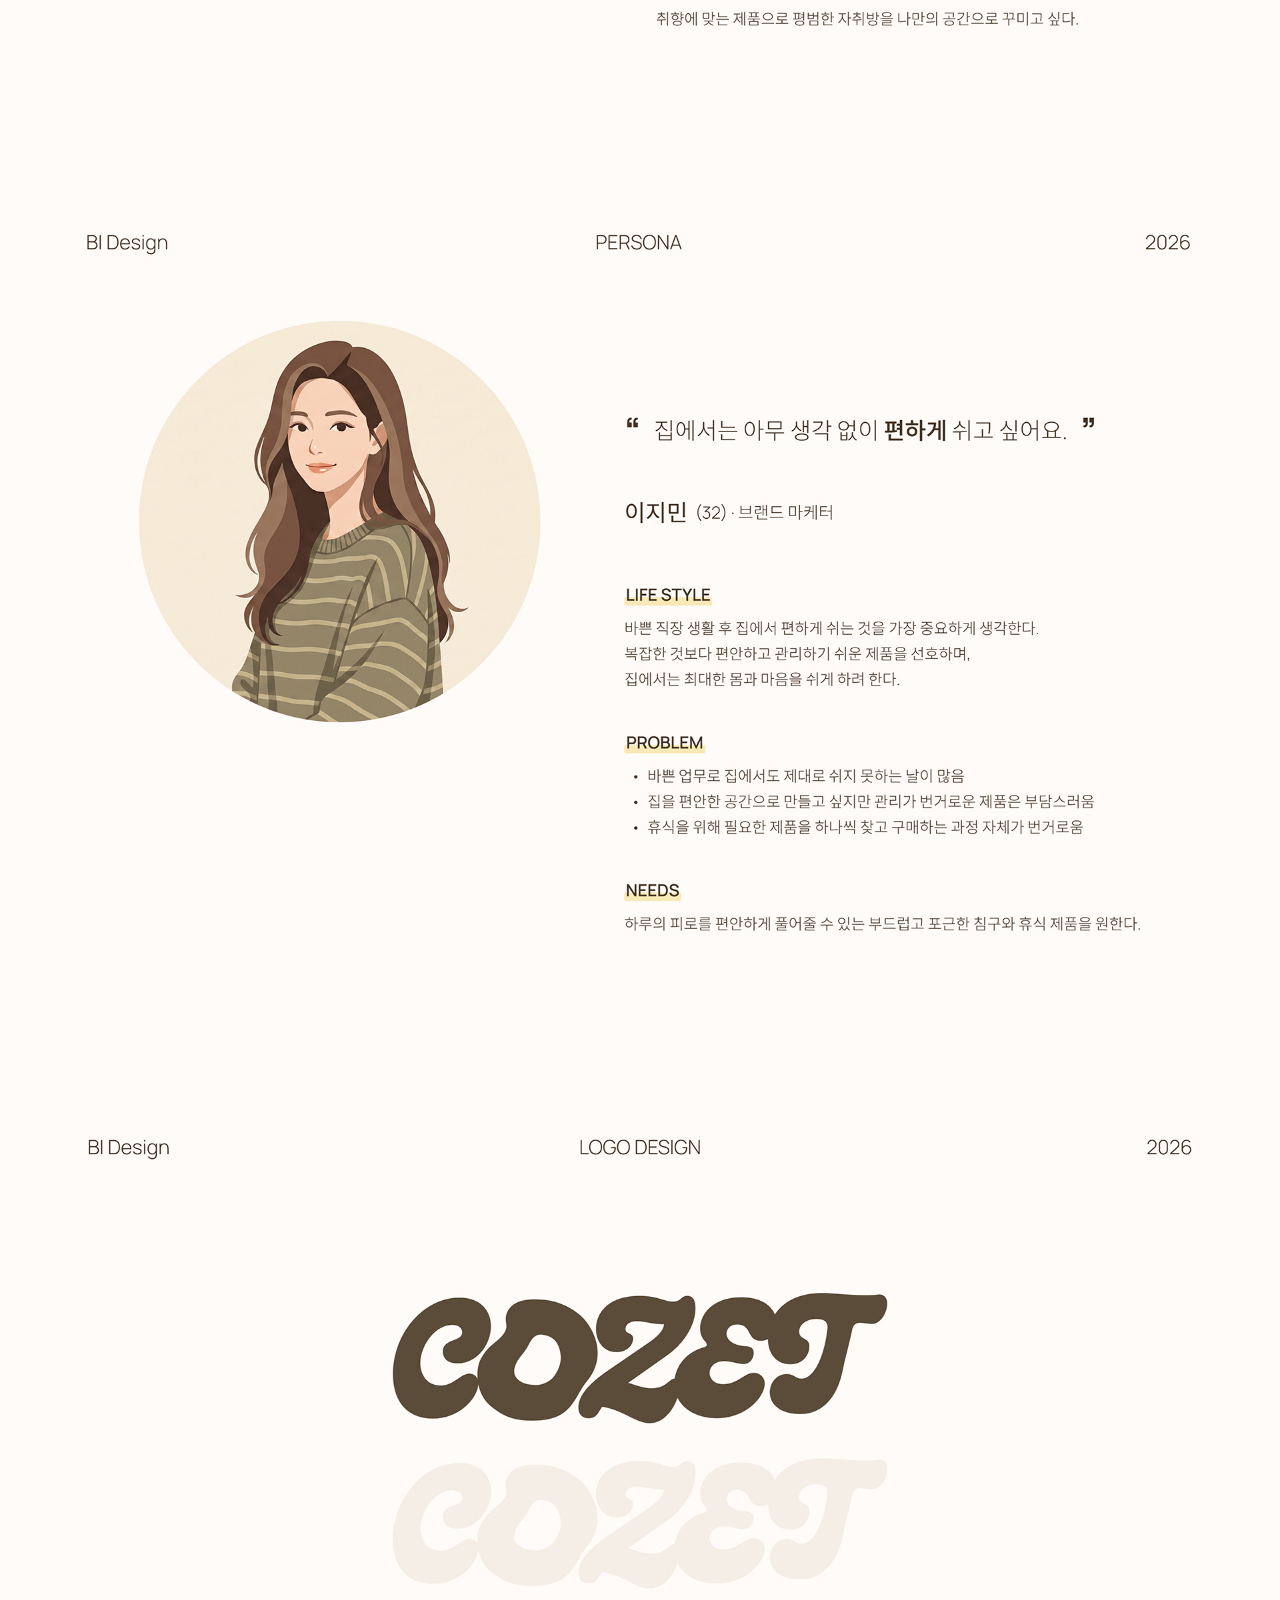
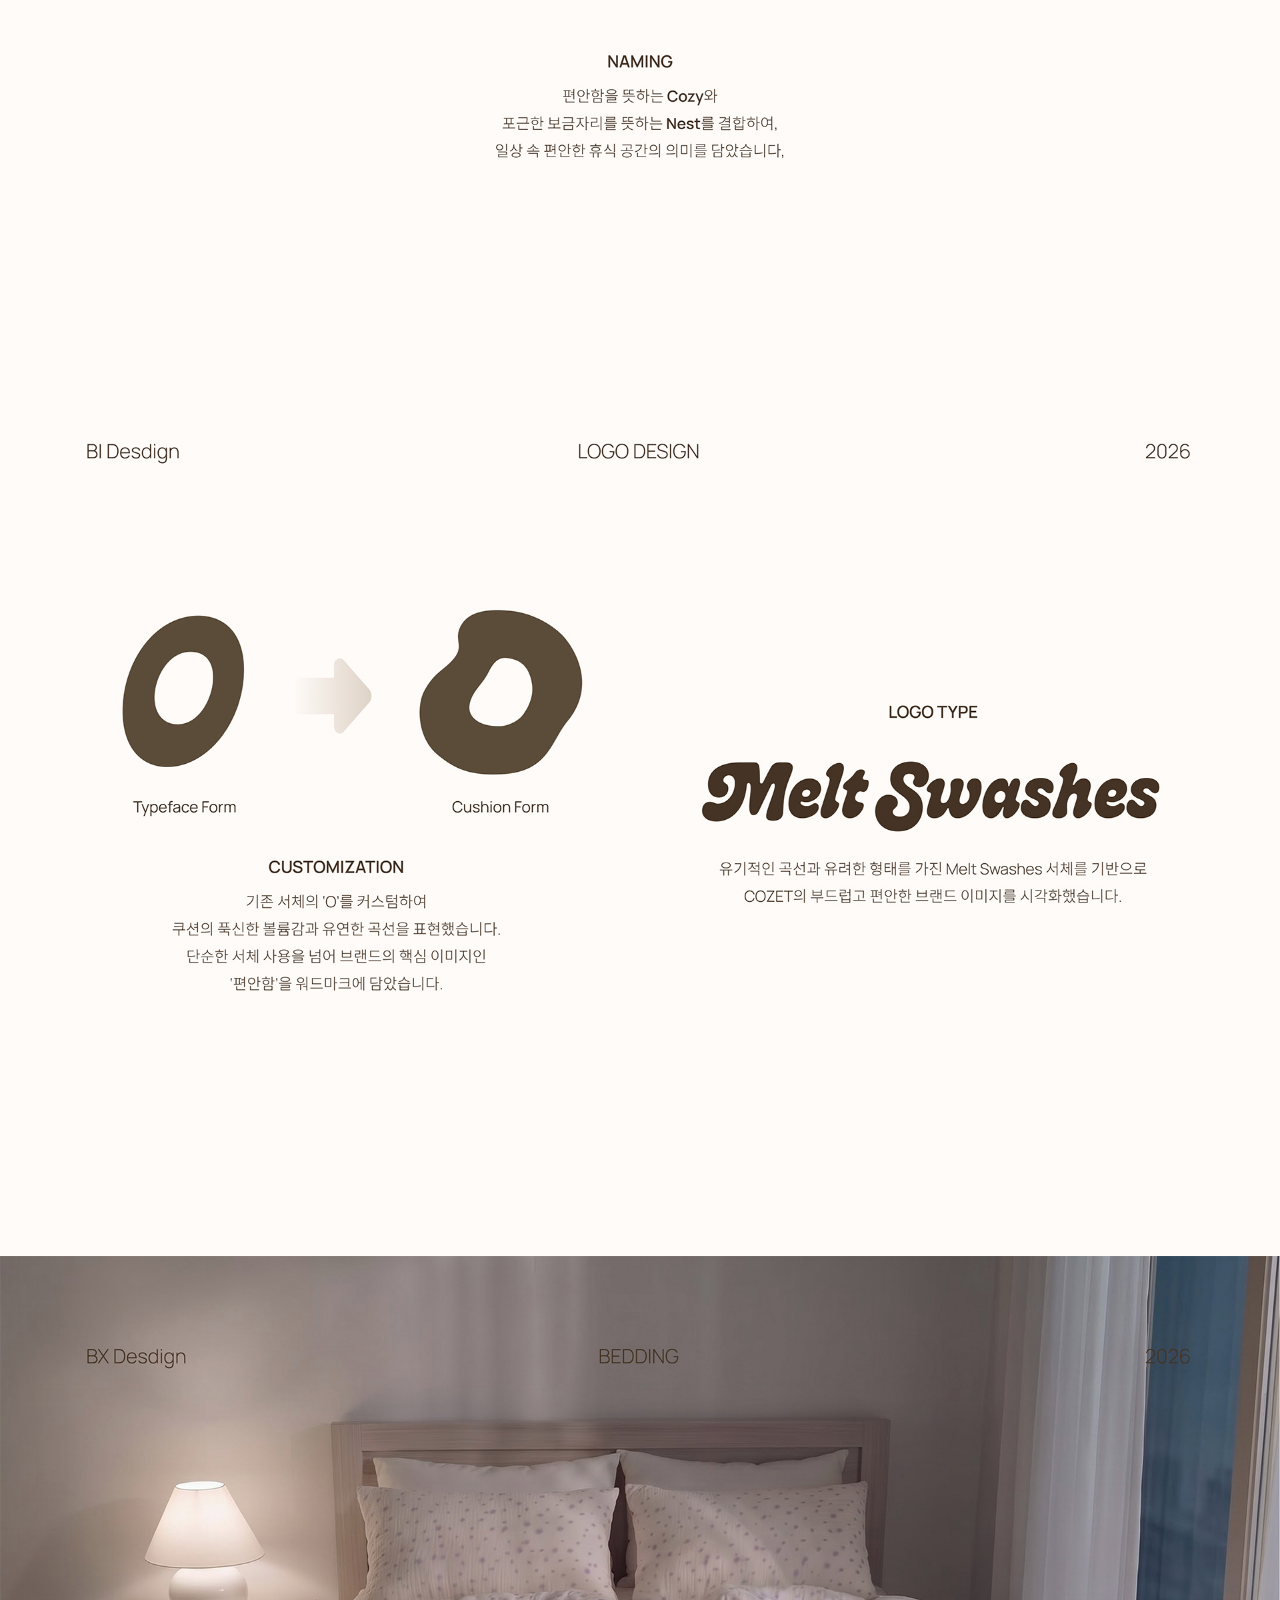
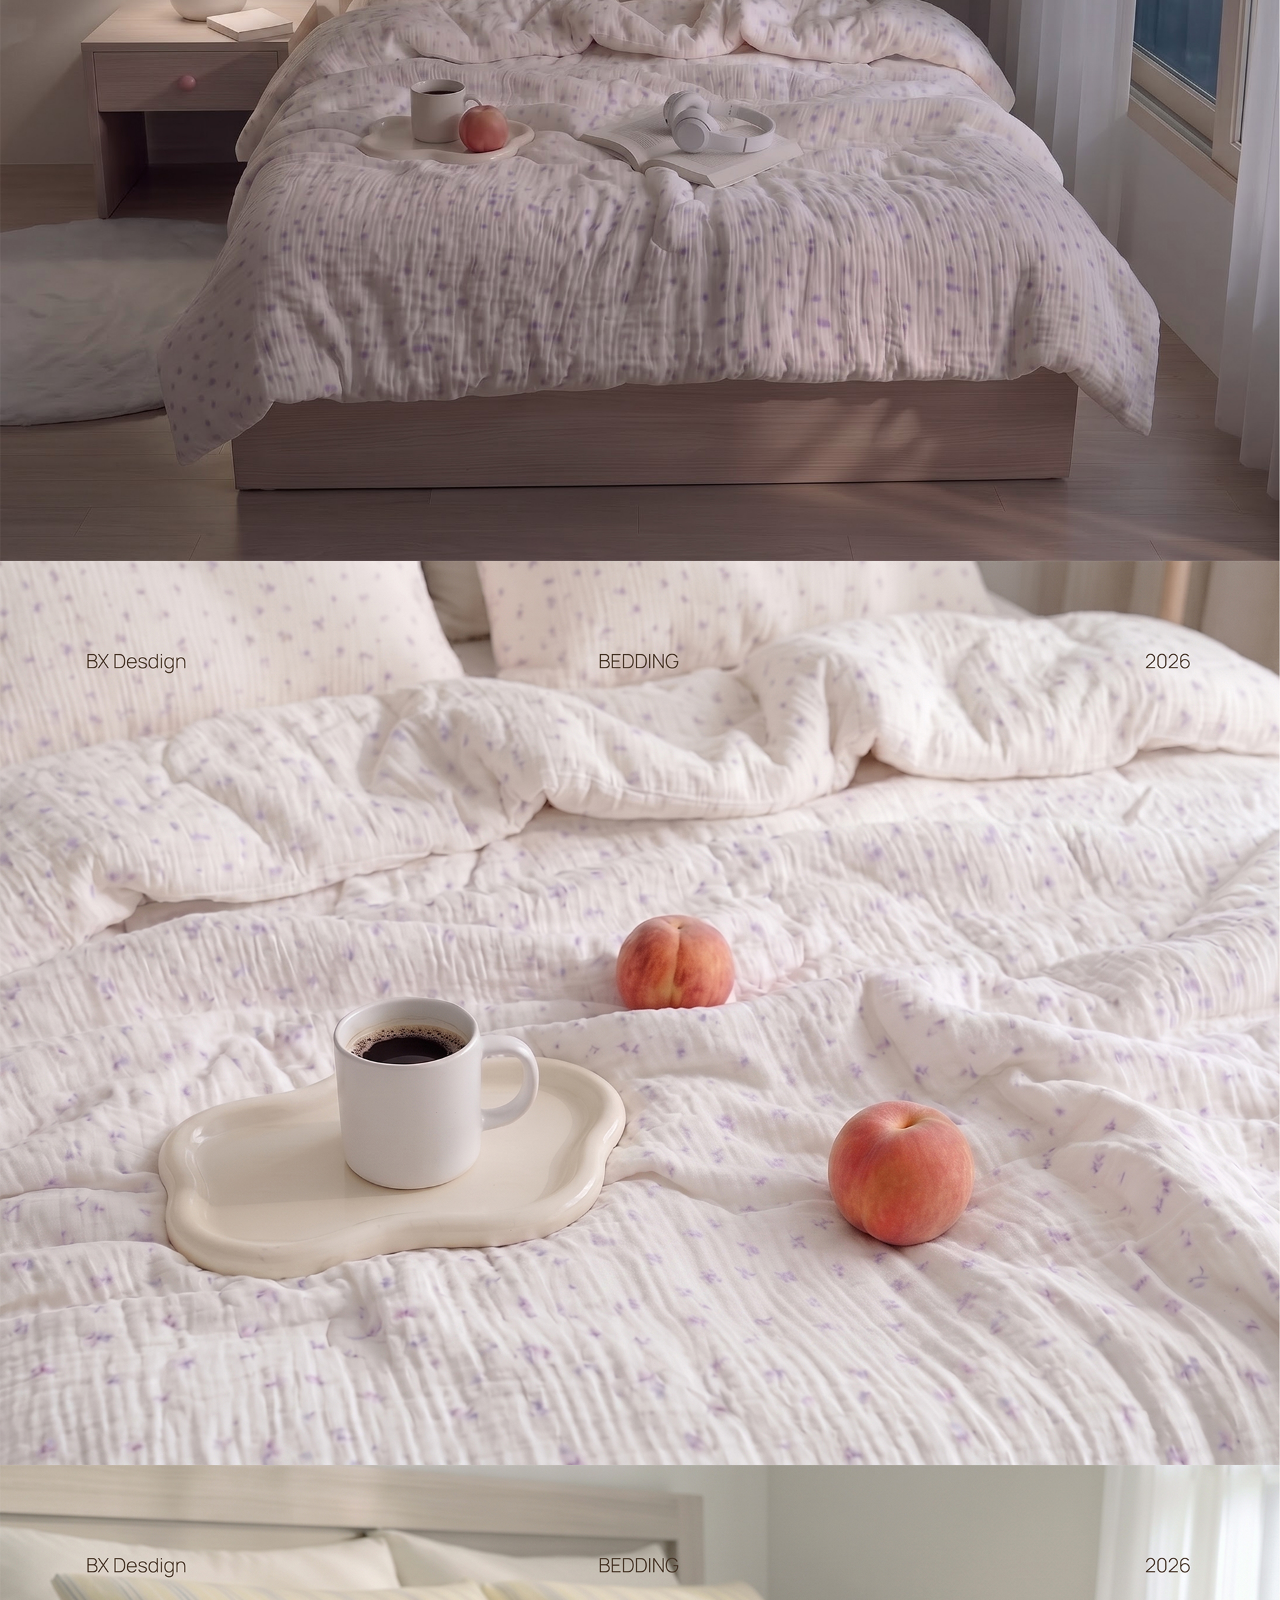
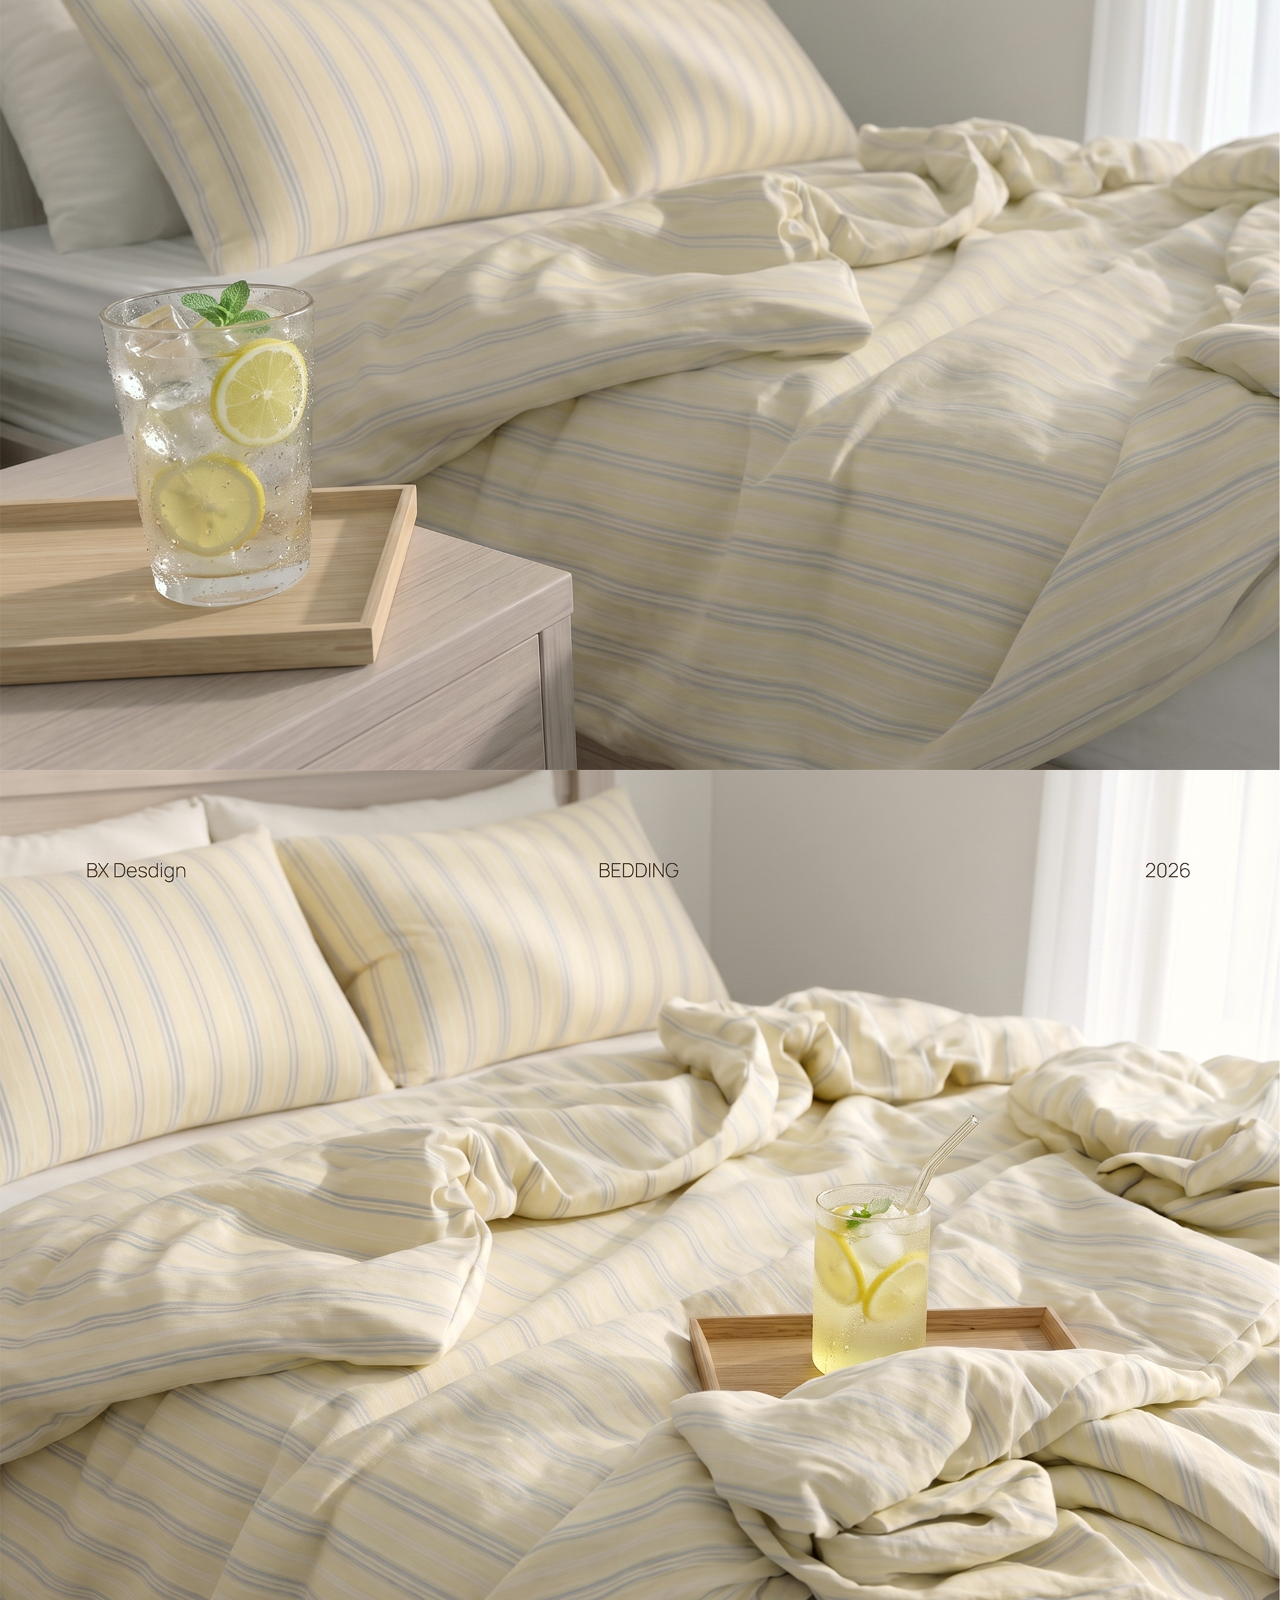
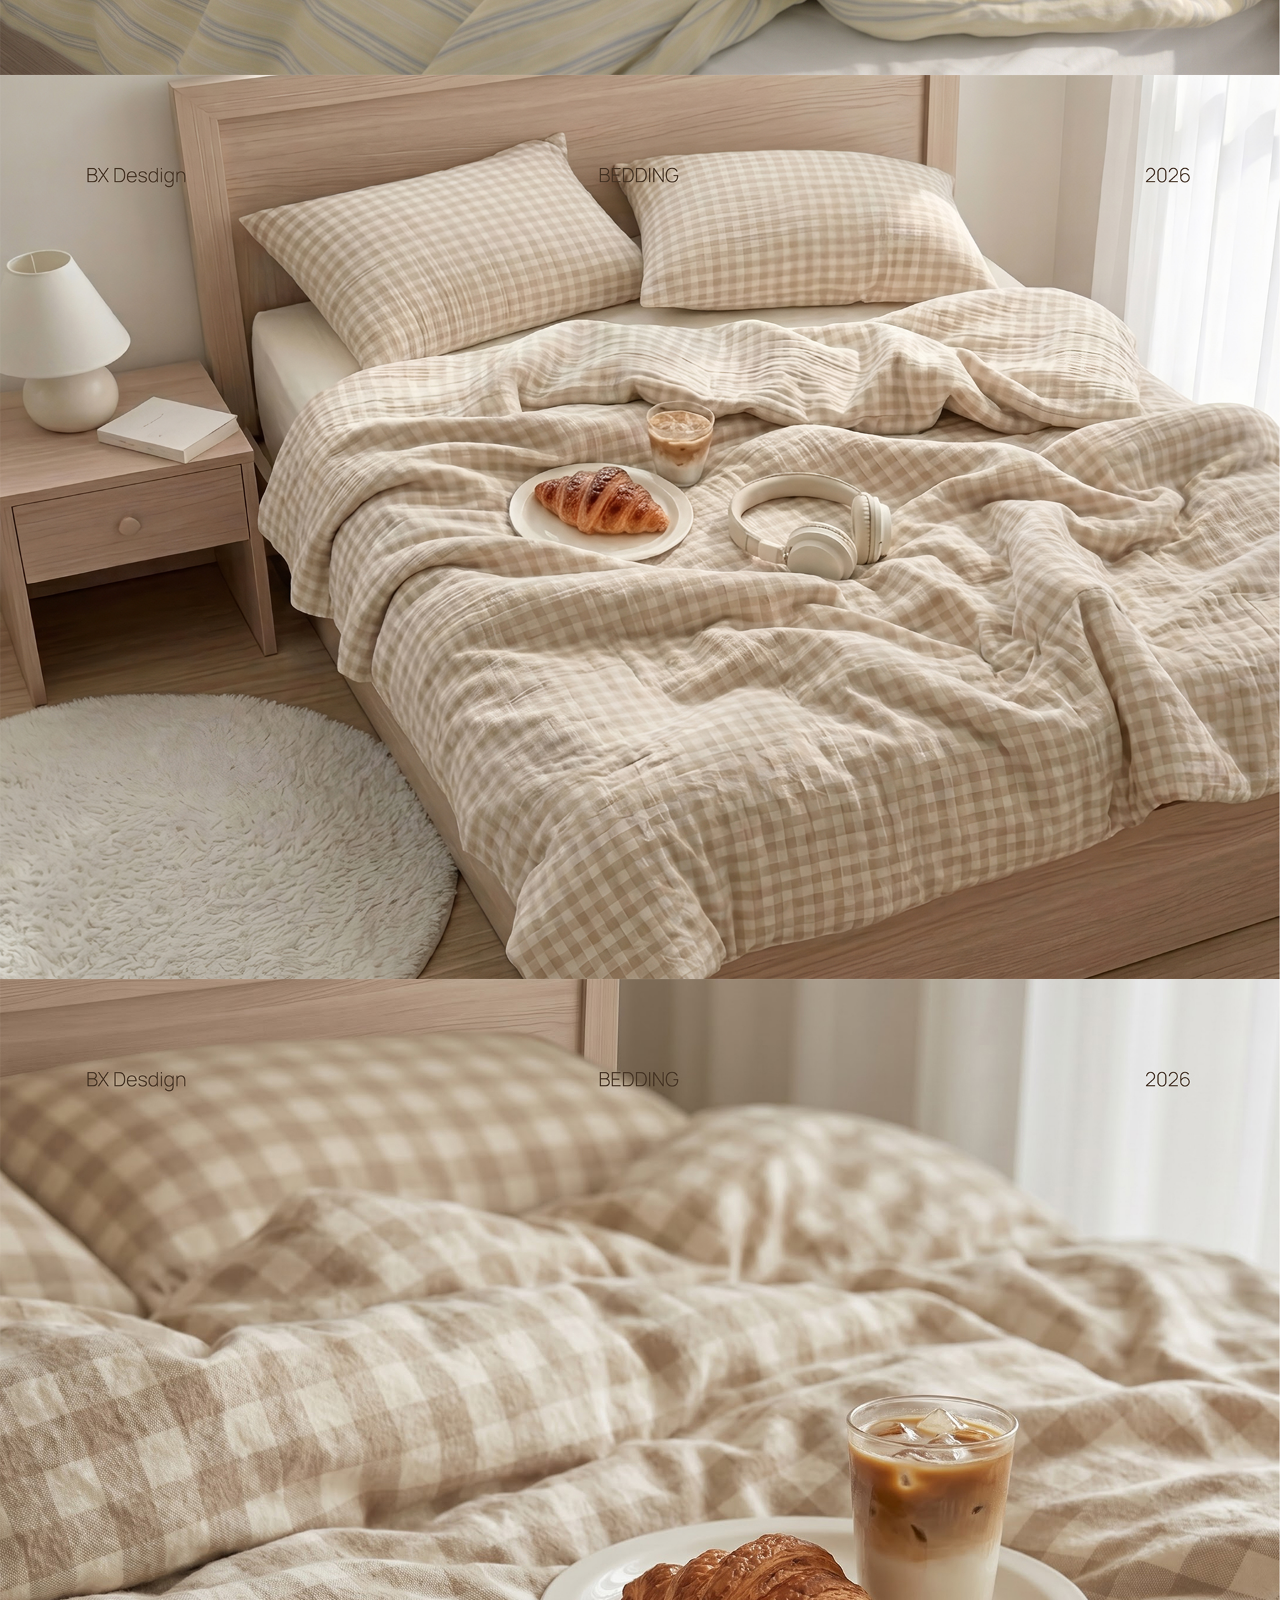
<file: BIBX_2.html>
<!doctype html>
<html>
	<head>
		<title>COZET_목업</title>
		<meta charset="utf-8">
		<meta name="viewport" content="width=device-width, initial-scale=1">
		<meta http-equiv="X-UA-Compatible" content="IE=edge">
		<style>
			*{margin:0; padding:0;}
			a{text-decoration:none;
				color:inherit;}
			img{
				display: block;
				
			}
			.fixed_box{position:fixed;
				bottom:40px;
				right:30px;
				width:40px;}
			#top img{
					width: 100%;
				}
			.home_btn, .top_btn{
				display: inline-block;
				width:55px;
				line-height: 55px;
				background-color: #837A72;
				text-align: center;
				border-radius:50%;
				margin-bottom:5px;
				color:#fff;
				transition: all 0.5s;
			}
			.fixed_box a:hover{
				background-color: #837A72;
			}
		</style>
	</head>
	<body>
		<div id="top">
			<img src="./images/guide2/guide (1).jpg" alt="bibx이미지">
			<img src="./images/guide2/guide (2).jpg" alt="bibx이미지">
			<img src="./images/guide2/guide (3).jpg" alt="bibx이미지">
			<img src="./images/guide2/guide (4).jpg" alt="bibx이미지">
			<img src="./images/guide2/guide (5).jpg" alt="bibx이미지">
			<img src="./images/guide2/guide (6).jpg" alt="bibx이미지">
			<img src="./images/guide2/guide (7).jpg" alt="bibx이미지">
			<img src="./images/guide2/guide (8).jpg" alt="bibx이미지">
			<img src="./images/guide2/guide (9).jpg" alt="bibx이미지">
			<img src="./images/guide2/guide (10).jpg" alt="bibx이미지">
			<img src="./images/guide2/guide (11).jpg" alt="bibx이미지">
			<img src="./images/guide2/guide (12).jpg" alt="bibx이미지">
			<img src="./images/guide2/guide (13).jpg" alt="bibx이미지">
			<img src="./images/guide2/guide (14).jpg" alt="bibx이미지">
			<img src="./images/guide2/guide (15).jpg" alt="bibx이미지">
			<img src="./images/guide2/guide (16).jpg" alt="bibx이미지">
			<img src="./images/guide2/guide (17).jpg" alt="bibx이미지">
			<img src="./images/guide2/guide (18).jpg" alt="bibx이미지">
			<img src="./images/guide2/guide (19).jpg" alt="bibx이미지">
			<img src="./images/guide2/guide (20).jpg" alt="bibx이미지">
			<img src="./images/guide2/guide (21).jpg" alt="bibx이미지">
			<img src="./images/guide2/guide (22).jpg" alt="bibx이미지">
			<img src="./images/guide2/guide (23).jpg" alt="bibx이미지">
			<img src="./images/guide2/guide (24).jpg" alt="bibx이미지">
		</div>
		<div class="fixed_box">
			<a href="#top" class="top_btn"><!--href부분은 이미지를 감싼 div에 있는 id이름과 동일하게 설정.-->
				TOP
			</a>
			<a href="./index.html" target="_blank" class="home_btn">
				Home
			</a>
		</div>


		<!--이동시 부드럽게 이동시키기 위해 추가한 구문 시작. script쪽 전부 삭제가능.-->
		<script src="https://code.jquery.com/jquery-1.12.4.min.js" integrity="sha256-ZosEbRLbNQzLpnKIkEdrPv7lOy9C27hHQ+Xp8a4MxAQ=" crossorigin="anonymous"></script>
		<script>
			$(function() {
				$('a[href*="#"]:not([href="#"])').click(function() {
				if (location.pathname.replace(/^\//,'') == this.pathname.replace(/^\//,'') && location.hostname == this.hostname) {
				var target = $(this.hash);
				target = target.length ? target : $('[name=' + this.hash.slice(1) +']');
				if (target.length) {
				$('html, body').animate({
				scrollTop: target.offset().top
				}, 500);//움직이는 시간 조정
				return false;
				}
				}
				});
				});
		</script>
		<!--이동시 부드럽게 이동시키기 위해 추가한 구문 끝. 삭제가능.-->
	</body>
</html>
</file>
